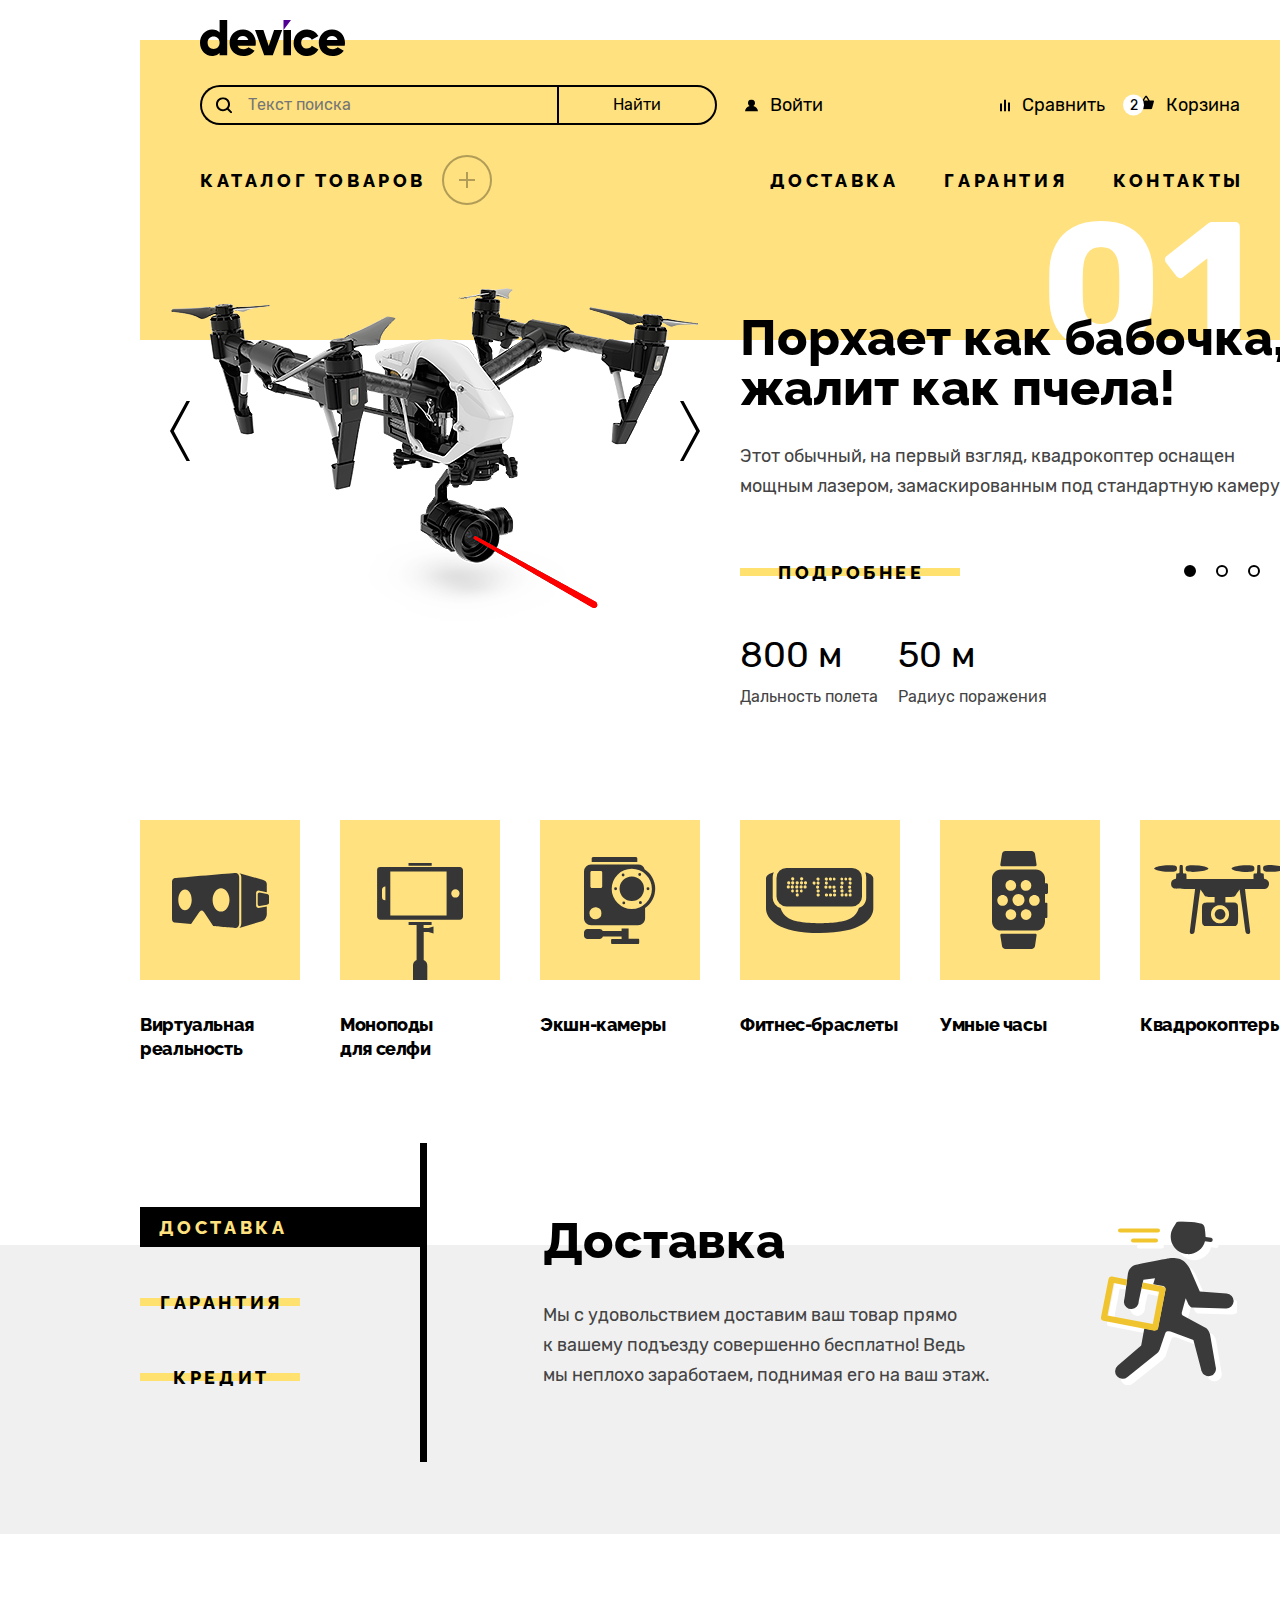
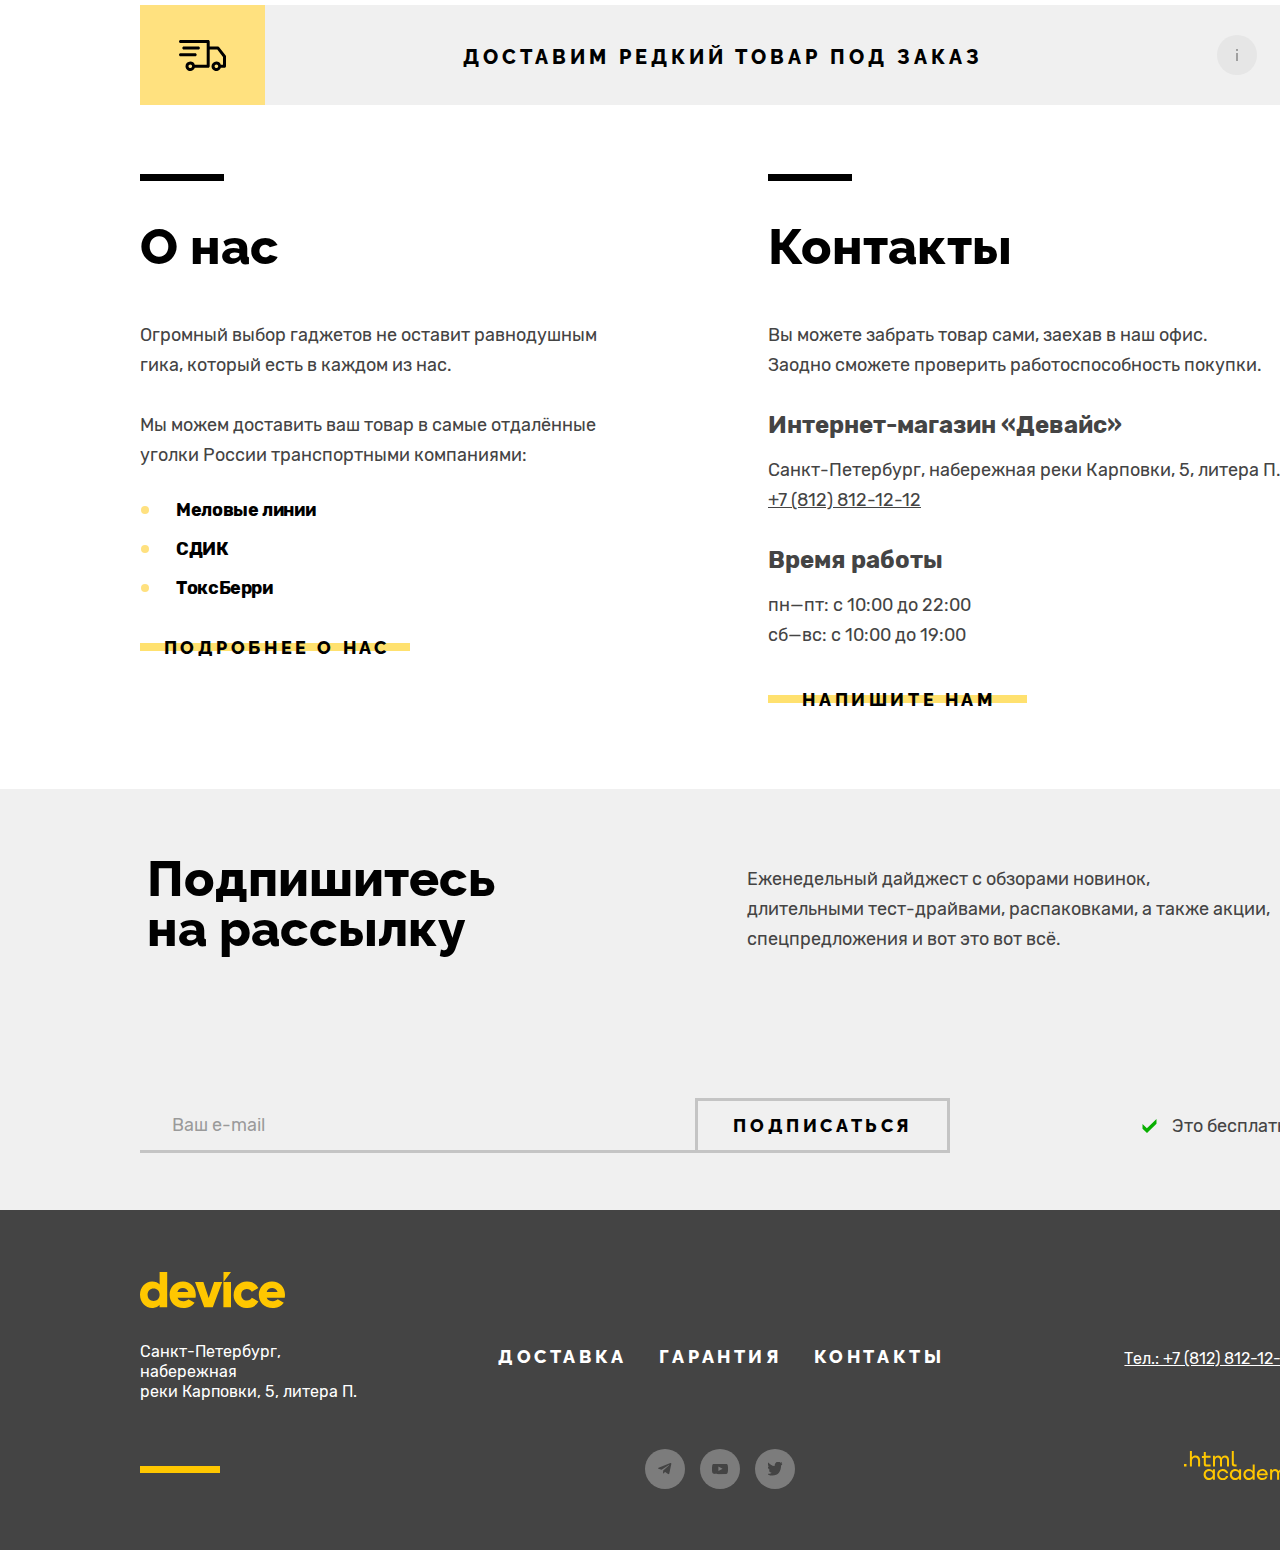
<file: index.html>
<!DOCTYPE html>
<html lang="ru">

<head>
  <meta charset="utf-8">
  <title>HTML Academy: Девайс</title>
  <link rel="stylesheet" href="styles/styles.css">
  <link rel="icon" type="image/x-icon" href="favicon.ico">
  <link rel="icon" type="image/png" href="image/favicon.png">
</head>

<body>
  <!-- Шапка -->
  <div class="page_wrapper">
    <div class="container">
      <header class="page_header">
        <a class="page_logo" href="index.html">
          <img alt="Логотип Девайс." src="image/logo_device.svg" width="145" height="36">
        </a>
        <div class="header_user_bar">
          <form class="search_form" action="https://echo.htmlacademy.ru/" method="post">
            <label class="visually_hidden" for="text_search">
              Поиск по сайту.
            </label>
            <div class="header_search_wrapper">
              <input class="text_search" type="text" name="text_search" id="text_search" placeholder="Текст поиска">
            </div>
            <button class="button_search" type="submit">
              Найти
            </button>
          </form>

          <div class="user_bar_wrapper">
            <div class="link_wrapper">
              <a class="header_link login_link" href="#">
                Войти
              </a>
            </div>
            <a class="header_link compare_link" href="#">
              Сравнить
            </a>

            <div class="basket_container">
              <button class="header_link basket_link" type="button">
                Корзина
              </button>
              <div class="basket_tooltip">
                <h2 class="visually_hidden">
                  Корзина.
                </h2>
                <ul class="basket_list">
                  <li class="basket_item">
                    <a class="basket_item_link" href="#">
                      <img class="basket_img" src="image/product_1.jpg" alt="Селфи-палка для любителей." width="39"
                        height="43">
                      <h3 class="basket_title">
                        Любительская
                        <br>
                        селфи-палка
                      </h3>
                    </a>
                    <button class="basket_button_delete" type="button">
                      <span class="visually_hidden">
                        Удалить товар из корзины.
                      </span>
                    </button>
                  </li>
                  <li class="basket_item">
                    <a class="basket_item_link" href="#">
                      <img class="basket_img" src="image/product_2.jpg" alt="Селфи-палка для любителей." width="39"
                        height="43">
                      <h3 class="basket_title">
                        Профессиональная
                        <br>
                        селфи-палка
                      </h3>
                    </a>
                    <button class="basket_button_delete" type="button">
                      <span class="visually_hidden">
                        Удалить товар из корзины.
                      </span>
                    </button>
                  </li>
                </ul>
                <div class="basket_summary">
                  <p class="basket_summary_text count">
                    Товаров: 2
                  </p>
                  <p class="basket_summary_text total">
                    Сумма: 2000 ₽
                  </p>
                </div>
                <a class="basket_tooltip_link" href="#">
                  Открыть корзину
                </a>
              </div>
            </div>
          </div>
        </div>

        <!-- Навигация -->
        <nav class="navigation">
          <div class="catalog_sublist_container">
            <button class="catalog_button" type="button">
              Каталог товаров
              <span class="catalog_dropdown">
              </span>
            </button>
            <div class="submenu">
              <ul class="submenu_list">
                <li class="submenu_item">
                  <a class="submenu_item_link" href="#">
                    Виртуальная реальность
                  </a>
                </li>
                <li class="submenu_item">
                  <a class="submenu_item_link" href="catalog.html">
                    Моноподы для cелфи
                  </a>
                </li>
                <li class="submenu_item">
                  <a class="submenu_item_link" href="#">
                    Экшн-камеры
                  </a>
                </li>
              </ul>

              <ul class="submenu_list">
                <li class="submenu_item">
                  <a class="submenu_item_link" href="#">
                    Фитнес-браслеты
                  </a>
                </li>
                <li class="submenu_item">
                  <a class="submenu_item_link" href="#">
                    Умные часы
                  </a>
                </li>
              </ul>

              <ul class="submenu_list">
                <li class="submenu_item">
                  <a class="submenu_item_link" href="#">
                    Квадрокоптеры
                  </a>
                </li>
              </ul>
            </div>
          </div>

          <div class="navigation_list_container">
            <ul class="navigation_list">
              <!--Для активного пункта добавить в тег <a> класс is_active-->
              <li class="navigation_item">
                <a class="navigation_link" href="#">
                  Доставка
                </a>
              </li>

              <li class="navigation_item">
                <a class="navigation_link" href="#">
                  Гарантия
                </a>
              </li>

              <li class="navigation_item">
                <a class="navigation_link" href="#">
                  Контакты
                </a>
              </li>
            </ul>
          </div>
        </nav>
      </header>
    </div>

    <main>
      <h1 class="visually_hidden">
        Девайс
      </h1>
      <section class="slider container">
        <h2 class="visually_hidden">Слайдер с товарами</h2>
        <div class="slider_controls">
          <button class="slider_button button_previous" type="button">
            <span class="visually_hidden">Предыдущее фото</span>
          </button>
          <button class="slider_button button_next" type="button">
            <span class="visually_hidden">Следующее фото</span>
          </button>
        </div>

        <div class="slider_pagination">
          <button class="slides_radio is_active " type="button">
            <span class="visually_hidden">1.</span>
          </button>
          <button class="slides_radio" type="button">
            <span class="visually_hidden">2.</span>
          </button>
          <button class="slides_radio" type="button">
            <span class="visually_hidden">3.</span>
          </button>
        </div>

        <div class="slider_item is_active">
          <img class="slider_image" src="image/slider_1.png" alt="Фото квадрокоптера." width="560" height="560">
          <div class="slider_desc_wrapper">
            <span class="number_slide">
              01
            </span>
            <h3 class="title slogan_slider">
              Порхает как бабочка,<br> жалит как пчела!
            </h3>
            <p class="description_slide">
              Этот обычный, на первый взгляд, квадрокоптер оснащен мощным лазером, замаскированным
              под стандартную
              камеру.
            </p>
            <a class="button button_about" href="#">
              Подробнее
            </a>

            <dl class="advantages_list">
              <div class="slider_advantages_item">
                <dt class="slider_advantages_name">
                  Дальность полета
                </dt>
                <dd class="slider_advantages_value">
                  800 м
                </dd>
              </div>
              <div class="slider_advantages_item">
                <dt class="slider_advantages_name">
                  Радиус поражения
                </dt>
                <dd class="slider_advantages_value">
                  50 м
                </dd>
              </div>
            </dl>
          </div>
        </div>

        <div class="slider_item">
          <img class="slider_image" src="image/slider_2.png" alt="Фото квадрокоптера." width="560" height="560">
          <div class="slider_desc_wrapper">
            <span class="number_slide">
              02
            </span>
            <h3 class="title slogan_slider">
              Худеем правильно!
            </h3>
            <p class="description_slide">
              Мотивирующие фитнес-браслеты помогут найти в себе силы не пропускать занятия и соблюдать
              диету.
            </p>
            <a class="button button_about " href="#">
              Подробнее
            </a>

            <dl class="advantages_list">
              <div class="slider_advantages_item ">
                <dt class="slider_advantages_name">
                  Без подзарядки
                </dt>
                <dd class="slider_advantages_value">
                  48 часов
                </dd>
              </div>
            </dl>
          </div>
        </div>

        <div class="slider_item">
          <img class="slider_image" src="image/slider_3.png" alt="Фото квадрокоптера." width="560" height="560">
          <div class="slider_desc_wrapper">
            <span class="number_slide">
              03
            </span>
            <h3 class="title slogan_slider">
              Делай селфи,
              <br>
              как Бен Стиллер!
            </h3>
            <p class="description_slide">Самая длинная палка для селфи доступна в нашем магазине. Восемь
              (Восемь, Карл!) метров
              длиной и весом всего 5 кг.
            </p>
            <a class="button button_about " href="#">
              Подробнее
            </a>

            <dl class="advantages_list">
              <div class="slider_advantages_item">
                <dt class="slider_advantages_name">
                  Длина палки
                </dt>
                <dd class="slider_advantages_value">
                  8,5 м
                </dd>
              </div>
              <div class="slider_advantages_item">
                <dt class="slider_advantages_name">
                  Вес палки
                </dt>
                <dd class="slider_advantages_value">
                  5 кг
                </dd>
              </div>
              <div class="slider_advantages_item">
                <dt class="slider_advantages_name">
                  Материал
                </dt>
                <dd class="slider_advantages_value">
                  Карбон
                </dd>
              </div>
            </dl>
          </div>
        </div>
      </section>

      <section class="section_submenu_products container">
        <h2 class="visually_hidden">
          Категории товаров
        </h2>
        <ul class="submenu_products">
          <li class="submenu_products_item">
            <a class="submenu_products_link virtual_reality" href="#">
              <h3 class="submenu_products_text">
                Виртуальная
                <br>
                реальность
              </h3>
            </a>
          </li>

          <li class="submenu_products_item">
            <a class="submenu_products_link monopods" href="catalog.html">
              <h3 class="submenu_products_text">
                Моноподы
                <br>
                для селфи
              </h3>
            </a>
          </li>

          <li class="submenu_products_item">
            <a class="submenu_products_link action_camera" href="#">
              <h3 class="submenu_products_text">
                Экшн-камеры
              </h3>
            </a>
          </li>

          <li class="submenu_products_item">
            <a class="submenu_products_link fitness_bracelet" href="#">
              <h3 class="submenu_products_text">
                Фитнес-браслеты
              </h3>
            </a>
          </li>

          <li class="submenu_products_item">
            <a class="submenu_products_link smart_watch" href="#">
              <h3 class="submenu_products_text">
                Умные часы
              </h3>
            </a>
          </li>

          <li class="submenu_products_item">
            <a class="submenu_products_link drones" href="#">
              <h3 class="submenu_products_text">
                Квадрокоптеры
              </h3>
            </a>
          </li>
        </ul>
      </section>


      <!-- Tab-->
      <section class="advantages_tabs">
        <h2 class="visually_hidden">
          Преимущества интернет-магазина Device.
        </h2>
        <div class="container tabs_wrapper">
          <div class="tabs_button">
            <button class="button tabs_caption is_active" type="button">
              Доставка
            </button>
            <button class="button tabs_caption" type="button">
              Гарантия
            </button>
            <button class="button tabs_caption" type="button">
              Кредит
            </button>
          </div>
          <div class="container_tabs">
            <div class="content_tabs delivery_tabs is_active">
              <h3 class="title title_tabs">
                Доставка
              </h3>
              <p class="tabs_text">
                Мы с удовольствием доставим ваш товар прямо
                <br>
                к вашему подъезду совершенно бесплатно! Ведь
                <br>
                мы неплохо заработаем, поднимая его на ваш этаж.
              </p>
            </div>
            <div class="content_tabs guarantee_tabs">
              <h3 class="title title_tabs">
                Гарантия
              </h3>
              <p class="tabs_text">
                Если из-за возгорания купленного у нас товара у вас
                <br>
                сгорит дом — не переживайте, мы выдадим вам новый.
                <br>
                Товар, не дом, конечно же.
              </p>
            </div>
            <div class="content_tabs credit_tabs">
              <h3 class="title title_tabs">
                Кредит
              </h3>
              <p class="tabs_text">
                Залезть в долговую яму стало проще! Кредитные
                <br>
                консультанты подберут для вас наиболее выгодные
                <br>
                условия кредита. Выгодные для банка, разумеется.
              </p>
            </div>
          </div>
        </div>
      </section>

      <section class="container delivery">
        <h2 class="visually_hidden">
          Доставка под заказ
        </h2>
        <button class="button_delivery" type="button">
          Доставим редкий товар под заказ
        </button>
      </section>


      <!-- о нас -->
      <div class="container contacts_wrapper">
        <section class="section_about_us">
          <h2 class="visually_hidden">
            Информация о компании
          </h2>
          <h3 class="title title_about_us">
            О нас
          </h3>
          <p class="description_about_us">Огромный выбор гаджетов не оставит равнодушным
            <br> гика, который есть в каждом из нас.
          </p>
          <p class="description_about_us">Мы можем доставить ваш товар в самые отдалённые
            <br> уголки России транспортными компаниями:
          </p>
          <ul class="about_us_list">
            <li class="transport_item">
              Меловые линии
            </li>
            <li class="transport_item">
              СДИК
            </li>
            <li class="transport_item">
              ТоксБерри
            </li>
          </ul>
          <a class="button button_about_us" href="#">
            Подробнее о нас
          </a>
        </section>

        <section class="section_contacts">
          <h2 class="visually_hidden">
            Контакты компании
          </h2>
          <h3 class="title title_about_us">
            Контакты
          </h3>
          <p class="description_about_us">
            Вы можете забрать товар сами, заехав в наш офис.
            <br>
            Заодно сможете проверить работоспособность покупки.
          </p>
          <h4 class="subtitle_about_us">
            Интернет-магазин «Девайс»
          </h4>
          <address class="description_about_us">
            <p class="adress_about_us">
              Санкт-Петербург, набережная реки Карповки, 5, литера П.
            </p>
            <a class="contacts_phone" href="tel:+78128121212">
              +7 (812) 812-12-12
            </a>
          </address>
          <h4 class="subtitle_about_us">
            Время работы
          </h4>
          <div class="time_list">
            <p class="time_item">пн—пт: с 10:00 до 22:00</p>
            <p class="time_item">сб—вс: с 10:00 до 19:00</p>
          </div>
          <a class="button button_contact" href="#">
            Напишите нам
          </a>
        </section>
      </div>

      <section class="subscribe">
        <div class="container ">
          <h2 class="visually_hidden">
            Подписка на рассылку
          </h2>
          <div class="subscribe_inner">
            <h3 class="title title_subscribe">
              Подпишитесь
              <br>на рассылку
            </h3>
            <p class="description_subscribe">
              Еженедельный дайджест с обзорами новинок,
              <br>
              длительными тест-драйвами, распаковками, а также акции,
              <br> спецпредложения и вот это вот всё.
            </p>
          </div>

          <div class="subscribe_form">
            <form class="form_email" action="https://echo.htmlacademy.ru/" method="post">
              <label class="visually_hidden" for="email">
                E-mail
              </label>
              <input class="input_email" type="email" name="email" id="email" placeholder="Ваш e-mail" aria-label="Ваш e-mail"  required>
              <button class="button_subscribe" type="submit">
                Подписаться
              </button>
            </form>
            <span class="check_mark">
              Это бесплатно
            </span>
          </div>
        </div>
      </section>
    </main>

    <footer class="footer">
      <div class="container">
        <a class="footer_page_logo" href="#">
          <img alt="Логотип Девайс." src="image/logo_device_footer.svg" width="145" height="36">
        </a>

        <section class="section_footer">
          <h2 class="visually_hidden">
            Контактная информация
          </h2>
          <address>
            <p class="contacts_address">
              Санкт-Петербург, набережная
              <br>
              реки Карповки, 5, литера П.
            </p>
          </address>

          <ul class="footer_list">
            <li class="footer_item">
              <a class="footer_navigation_link" href="#">
                Доставка
              </a>
            </li>
            <li class="footer_item">
              <a class="footer_navigation_link" href="#">
                Гарантия
              </a>
            </li>
            <li class="footer_item">
              <a class="footer_navigation_link" href="#">
                Контакты
              </a>
            </li>
          </ul>

          <a class="contacts_phone_footer" href="tel:+78128121212">
            Тел.: +7 (812) 812-12-12
          </a>

          <ul class="footer_social_list">
            <li class="footer_social_item">
              <a class="footer_social_link social_link_tg" href="https://t.me/htmlacademy">
                <span class="visually_hidden">
                  Телеграм.
                </span>
              </a>
            </li>

            <li class="footer_social_item">
              <a class="footer_social_link social_link_yout" href="https://www.youtube.com/user/htmlacademyru">
                <span class="visually_hidden">
                  YouTube.
                </span>
              </a>
            </li>

            <li class="footer_social_item">
              <a class="footer_social_link social_link_tw" href="https://twitter.com/htmlacademy_ru">
                <span class="visually_hidden">
                  Twitter.
                </span>
              </a>
            </li>
          </ul>

          <a class="footer_logo_link" href="https://htmlacademy.ru/">
            <svg width="115" height="33" viewBox="0 0 115 33" xmlns="http://www.w3.org/2000/svg">
              <path
                d="M0 12.9v2.6h2.5v-2.6H0ZM11.6 4.5c-1.6 0-2.8.7-3.6 1.7h-.1V0h-2v15.5h2v-5.3c0-2.1 1.3-3.6 3.3-3.6 1.8 0 2.9 1.4 2.9 3.2v5.7h2V9.4c.1-3-1.8-4.9-4.5-4.9ZM26.6 4.8h-4.8V1.1h-2v3.8h-1.9v2h1.9v6c0 1.7 1 2.7 2.7 2.7h4.1v-2h-3.7c-.7 0-1.1-.4-1.1-1.1V6.8h4.8v-2ZM41.1 4.6c-1.6 0-2.9.8-3.5 2.1h-.1a3.7 3.7 0 0 0-3.4-2.1c-1.4 0-2.5.8-3.1 1.8h-.1V4.8H29v10.6h2V10c0-2 1-3.5 2.6-3.5 1.5 0 2.4 1 2.4 2.6v6.3h2V9.8c0-2.4 1.4-3.3 2.6-3.3 1.5 0 2.4 1 2.4 2.6v6.3h2V8.9c.1-2.5-1.4-4.3-3.9-4.3ZM47.8 12.7c0 1.7 1 2.7 2.8 2.7h2v-2h-1.7c-.7 0-1.1-.4-1.1-1.1V0h-2v12.7ZM28.9 19.7a4.9 4.9 0 0 0-3.9-1.8c-3.1 0-5.4 2.3-5.4 5.6s2.3 5.6 5.4 5.6c1.8 0 3-.8 3.8-1.9h.1v1.6h2V18.2h-2v1.5Zm-3.6 7.4a3.5 3.5 0 0 1-3.6-3.6c0-2 1.4-3.6 3.6-3.6s3.6 1.6 3.6 3.6c0 1.9-1.4 3.6-3.6 3.6ZM44.2 22c-.5-2.4-2.6-4.1-5.4-4.1a5.4 5.4 0 0 0-5.6 5.6c0 3.1 2.2 5.6 5.6 5.6 2.8 0 4.9-1.8 5.4-4.2h-2.1a3.4 3.4 0 0 1-3.3 2.3 3.5 3.5 0 0 1-3.6-3.6c0-2 1.4-3.6 3.6-3.6 1.6 0 2.8 1 3.3 2.2h2.1V22ZM55.1 19.7a4.9 4.9 0 0 0-3.9-1.8c-3.1 0-5.4 2.3-5.4 5.6s2.3 5.6 5.4 5.6c1.8 0 3-.8 3.8-1.9h.1v1.6h2V18.2h-2v1.5Zm-3.6 7.4a3.5 3.5 0 0 1-3.6-3.6c0-2 1.4-3.6 3.6-3.6s3.6 1.6 3.6 3.6c0 1.9-1.5 3.6-3.6 3.6ZM68.7 19.8a5 5 0 0 0-3.9-1.9c-3.1 0-5.4 2.3-5.4 5.6s2.2 5.6 5.4 5.6c1.7 0 3-.8 3.8-1.8h.1v1.5h2V13.4h-2v6.4Zm-3.6 7.3a3.5 3.5 0 0 1-3.6-3.6c0-2 1.4-3.6 3.6-3.6s3.6 1.6 3.6 3.6c-.1 2-1.5 3.6-3.6 3.6ZM78.3 17.9a5.4 5.4 0 0 0-5.5 5.6c0 3 2.1 5.6 5.5 5.6 2.5 0 4.5-1.3 5.2-3.6h-2.1c-.5 1-1.6 1.6-3 1.6-1.9 0-3.3-1.3-3.4-2.9h8.8c.2-3.6-2-6.3-5.5-6.3Zm0 1.9c1.7 0 3 1 3.3 2.6h-6.5a3.2 3.2 0 0 1 3.2-2.6ZM98.2 17.9a4 4 0 0 0-3.6 2h-.1c-.6-1.2-1.8-2-3.4-2-1.4 0-2.5.7-3.1 1.8v-1.5h-1.9v10.6h2v-5.4c0-2 1-3.4 2.6-3.5 1.5 0 2.4 1 2.4 2.6v6.3h2v-5.6c0-2.4 1.4-3.3 2.6-3.3 1.5 0 2.4 1 2.4 2.6v6.3h2v-6.5c.1-2.6-1.4-4.4-3.9-4.4ZM109.4 27l-3.6-8.9h-2.2l4.8 11.6c-.3.9-.7 1.2-1.7 1.2h-2.5v2h2.5c1.8 0 2.8-.8 3.5-2.6l4.7-12.2h-2.1l-3.4 8.9Z" />
            </svg>
          </a>
        </section>
      </div>
    </footer>
  </div>

  <!-- Модальное окно -->
  <div class="modal_container">
    <div class="modal_delivery_wrapper">
      <button class="modal_close_button focus_element" type="button">
        <span class="visually_hidden">
          Закрыть.
        </span>
      </button>
      <h2 class="modal_title">
        Доставка под заказ
      </h2>

      <form class="modal_form" action="https://echo.htmlacademy.ru/" method="post">
        <div class="inputs_wrapper">
          <div class="input_wrapper">
            <label class="modal_form_label" for="user_name">
              Ваше имя:
            </label>
            <input class="modal_form_input user_name_input focus_element" type="text" name="user-name" id="user_name"
              placeholder="Введите имя" required>
            <span class="info_text">
              Добавьте имя
            </span>
          </div>

          <div class="input_wrapper input_wrapper_email">
            <label class="modal_form_label" for="user_email">
              Ваш e-mail:
            </label>
            <!-- Если поле ввода e-mail заполнено неверно к <input> c классом email_input добавить класс is_invalid для показа сообщения -->
            <input class="modal_form_input email_input focus_element is_invalid" type="email" name="user-email"
              id="user_email" placeholder="почта" required>
            <span class="error_text">
              Забавный у вас адрес
            </span>
          </div>
        </div>

        <div class="inputs_wrapper product_wrapper">
          <div class="input_wrapper">
            <label class="modal_form_label" for="product">
              Что нужно привезти:
            </label>
            <input class="modal_form_input product_input focus_element" type="text" name="product" id="product"
              placeholder="В свободной форме" required>
          </div>

          <div class="input_wrapper input_wrapper_amount">
            <div class="amount_label">
              <label class="modal_form_label" for="product_amount">
                Количество:
              </label>
              <span class="tooltip">
                <button class="tooltip_button" type="button" aria-labelledby="tooltip_label">
                </button>
                <span class="tooltip_text" role="tooltip" id="tooltip_label">
                  Постараемся найти, сколько нужно.
                  Привезём
                  сколько получится по требованиям
                  к провозу багажа.
                </span>
              </span>
            </div>

            <div class="input_buttons_wrapper">
              <button class="less_more_button number_down_button focus_element" type="button">
                <span class="visually_hidden">
                  Уменьшить количество товара.
                </span>
              </button>
              <input class="modal_form_input product_amount_input" type="text" name="product_amount" id="product_amount"
                value="1">
              <button class="less_more_button number_up_button focus_element" type="button">
                <span class="visually_hidden">
                  Увеличить количество товара.
                </span>
              </button>
            </div>
          </div>
        </div>
        <button class="order_form_submit button" type="submit">
          Отправить
        </button>
      </form>
    </div>
  </div>

  <script src="js/index.js"></script>
</body>

</html>
</file>
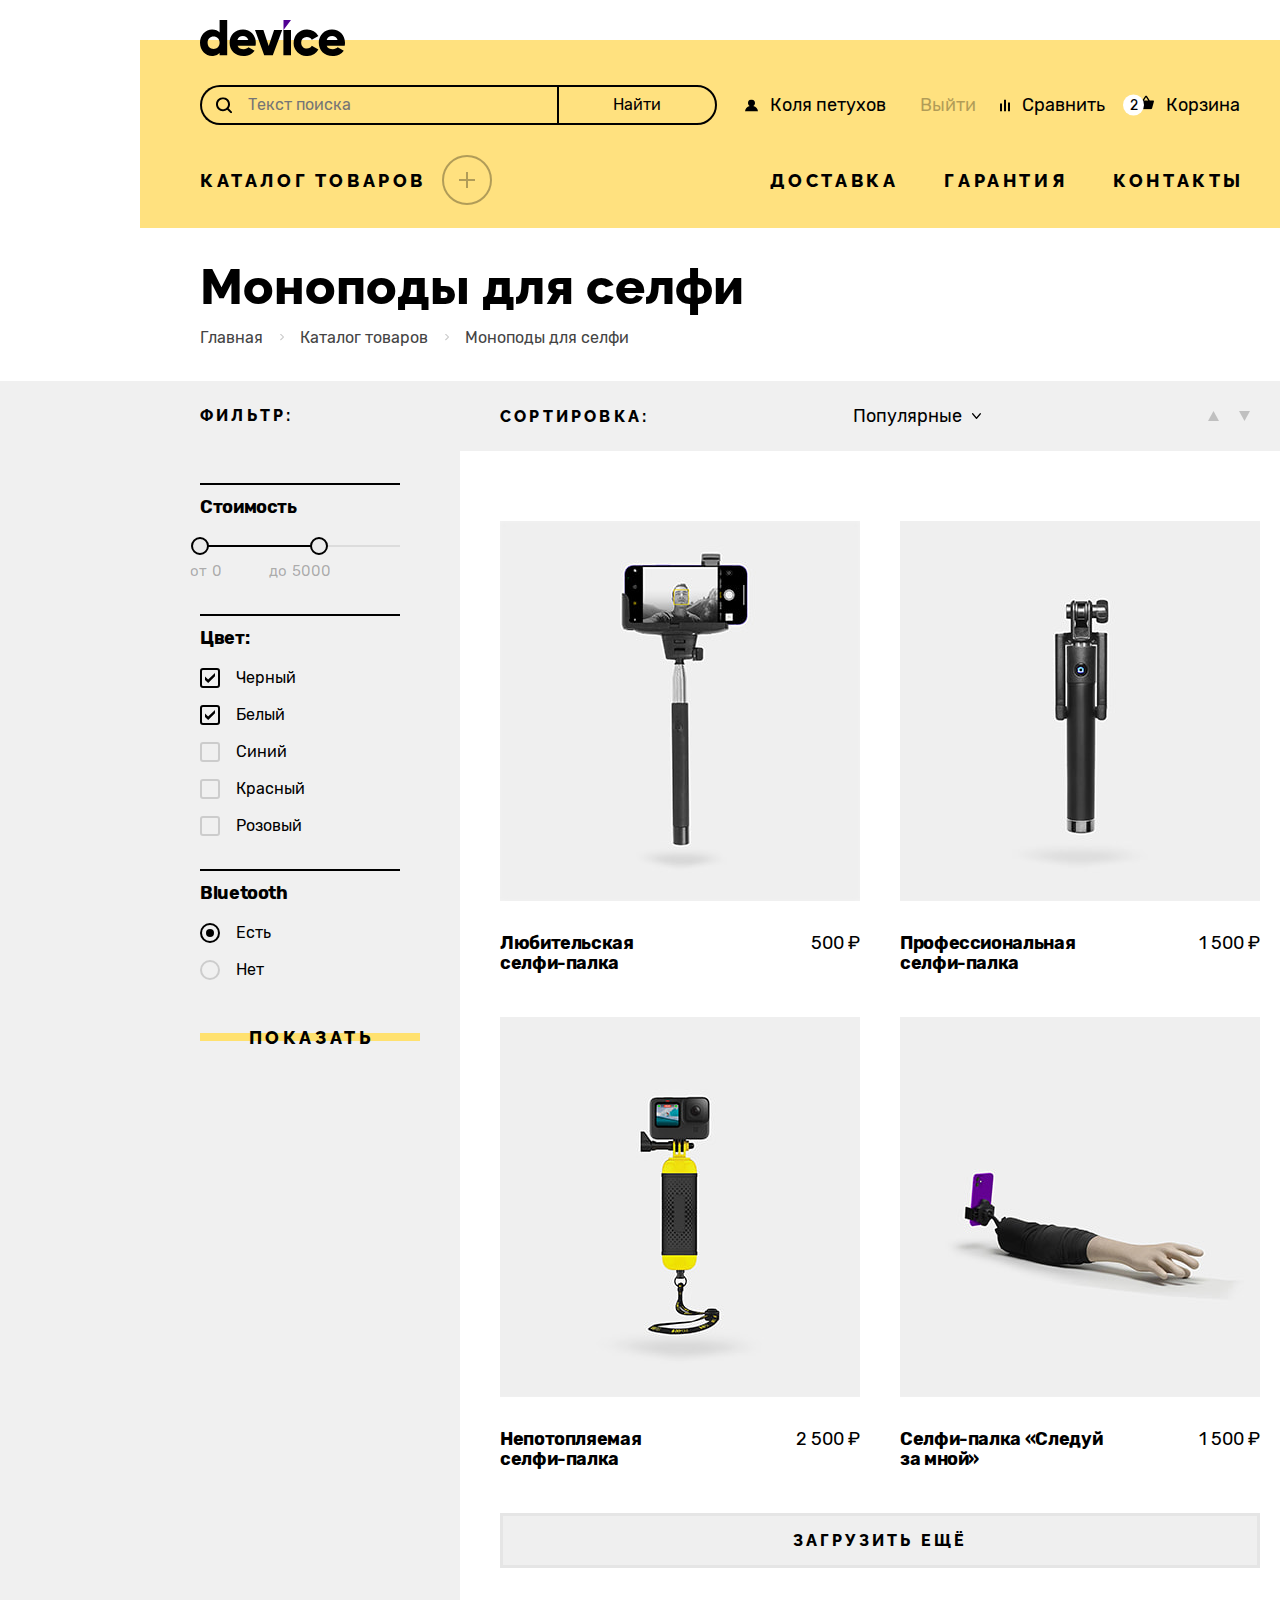
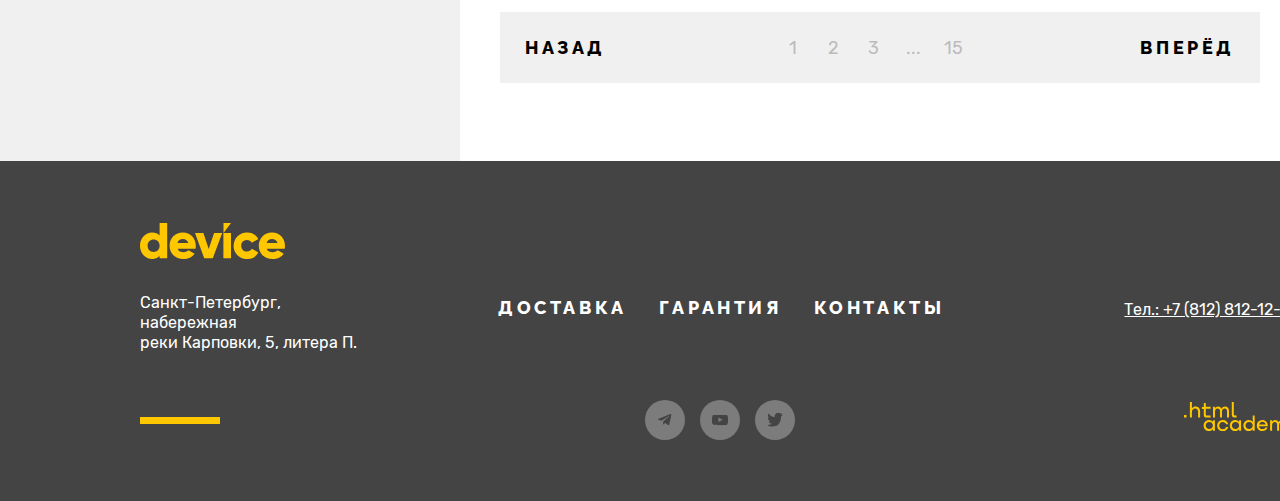
<file: catalog.html>
<!DOCTYPE html>
<html lang="ru">

<head>
  <meta charset="utf-8">
  <title>HTML Academy: Девайс</title>
  <link rel="stylesheet" href="styles/styles.css">
  <link rel="icon" type="image/x-icon" href="favicon.ico">
  <link rel="icon" type="image/png" href="image/favicon.png">
</head>

<body>

  <!-- Шапка -->
  <div class="page_wrapper">
    <div class="container">
      <header class="page_header">
        <a class="page_logo" href="index.html">
          <img alt="Логотип Девайс." src="image/logo_device.svg" width="145" height="36">
        </a>

        <div class="header_user_bar">
          <form class="search_form" action="https://echo.htmlacademy.ru/" method="post">
            <label class="visually_hidden" for="text_search">
              Поиск по сайту.
            </label>
            <div class="header_search_wrapper">
              <input class="text_search" type="text" name="text_search" id="text_search" placeholder="Текст поиска">
            </div>
            <button class="button_search" type="submit">
              Найти
            </button>
          </form>

          <div class="user_bar_wrapper">
            <div class="link_wrapper">
              <a class="header_link login_link" href="#">
                Коля петухов
              </a>
            </div>

            <button class="header_link exit_link" type="button">
              Выйти
            </button>
            <a class="header_link compare_link" href="#">
              Сравнить
            </a>
            <div class="basket_container">
              <button class="header_link basket_link" type="button">
                Корзина
              </button>
              <div class="basket_tooltip">
                <h2 class="visually_hidden">
                  Корзина.
                </h2>
                <ul class="basket_list">
                  <li class="basket_item">
                    <a class="basket_item_link" href="#">
                      <img class="basket_img" src="image/product_1.jpg" alt="Селфи-палка для любителей." width="39"
                        height="43">
                      <h3 class="basket_title">
                        Любительская
                        <br>
                        селфи-палка
                      </h3>
                    </a>
                    <button class="basket_button_delete" type="button">
                      <span class="visually_hidden">
                        Удалить товар из корзины.
                      </span>
                    </button>
                  </li>
                  <li class="basket_item">
                    <a class="basket_item_link" href="#">
                      <img class="basket_img" src="image/product_2.jpg" alt="Селфи-палка для любителей." width="39"
                        height="43">
                      <h3 class="basket_title">
                        Профессиональная
                        <br>
                        селфи-палка
                      </h3>
                    </a>
                    <button class="basket_button_delete" type="button">
                      <span class="visually_hidden">
                        Удалить товар из корзины.
                      </span>
                    </button>
                  </li>
                </ul>
                <div class="basket_summary">
                  <p class="basket_summary_text count">
                    Товаров: 2
                  </p>
                  <p class="basket_summary_text total">
                    Сумма: 2000 ₽
                  </p>
                </div>
                <a class="basket_tooltip_link" href="#">
                  Открыть корзину
                </a>
              </div>
            </div>
          </div>
        </div>

        <!-- Навигация -->
        <nav class="navigation">
          <div class="catalog_sublist_container">
            <button class="catalog_button" type="button">
              <span class="catalog_dropdown">
              </span>
              Каталог товаров
            </button>

            <div class="submenu">
              <ul class="submenu_list">
                <li class="submenu_item">
                  <a class="submenu_item_link" href="#">
                    Виртуальная реальность
                  </a>
                </li>
                <li class="submenu_item">
                  <a class="submenu_item_link" href="#">
                    Моноподы для cелфи
                  </a>
                </li>
                <li class="submenu_item">
                  <a class="submenu_item_link" href="#">
                    Экшн-камеры
                  </a>
                </li>
              </ul>

              <ul class="submenu_list">
                <li class="submenu_item">
                  <a class="submenu_item_link" href="#">
                    Фитнес-браслеты
                  </a>
                </li>
                <li class="submenu_item">
                  <a class="submenu_item_link" href="#">
                    Умные часы
                  </a>
                </li>
              </ul>

              <ul class="submenu_list">
                <li class="submenu_item">
                  <a class="submenu_item_link" href="#">
                    Квадрокоптеры
                  </a>
                </li>
              </ul>
            </div>
          </div>

          <div class="navigation_list_container">
            <ul class="navigation_list">
              <!--Для активного пункта добавить в тег <a> класс is_active-->
              <li class="navigation_item">
                <a class="navigation_link" href="#">
                  Доставка
                </a>
              </li>

              <li class="navigation_item">
                <a class="navigation_link" href="#">
                  Гарантия
                </a>
              </li>

              <li class="navigation_item">
                <a class="navigation_link" href="#">
                  Контакты
                </a>
              </li>
            </ul>
          </div>
        </nav>
      </header>
    </div>

    <main>
      <!-- Хлебные крошки-->
      <section class="container breadcrumbs">
        <h1 class="title breadcrumbs_title">
          Моноподы для селфи
        </h1>

        <ul class="breadcrumbs_list">
          <li class="breadcrumbs_item">
            <a class="breadcrumbs_item_link" href="index.html">
              Главная
            </a>
          </li>

          <li class="breadcrumbs_item">
            <a class="breadcrumbs_item_link" href="#">
              Каталог товаров
            </a>
          </li>

          <li class="breadcrumbs_item">
            <a class="breadcrumbs_item_link" href="#">
              Моноподы для селфи
            </a>
          </li>
        </ul>
      </section>

      <div class="main_container">
        <section class="product_catalog container">
          <h2 class="visually_hidden">
            Список товаров с фильтрами
          </h2>
          <form class="catalog_form" action="https://echo.htmlacademy.ru/" method="get">
            <h3 class="catalog_title">
              Фильтр:
            </h3>
            <!-- стоимость -->
            <fieldset class="catalog_filter">
              <legend class="catalog_filter_title">
                Стоимость
              </legend>
              <div class="range">
                <div class="range_scale">
                  <div class="range_bar" style="left: 0; width: 119px">
                    <button class="range_toggle toggle_min" type="button">
                      <span class="visually_hidden">
                        Изменить минимальную цену.
                      </span>
                    </button>
                    <button class="range_toggle toggle_max" type="button">
                      <span class="visually_hidden">
                        Изменить максимальную цену.
                      </span>
                    </button>
                  </div>
                </div>
                <div class="range_wrapper_inputs">
                  <label class="catalog_filter_label range_input_from" style="left: 0">
                    от
                    <input class="range_input" type="number" value="0" name="min_price">
                  </label>
                  <label class="catalog_filter_label range_input_to" style="left: 119px">
                    до
                    <input class="range_input" type="number" value="5000" name="max_price">
                  </label>
                </div>
              </div>

            </fieldset>
            <!-- Цвет -->
            <fieldset class="catalog_filter">
              <legend class="catalog_filter_title">
                Цвет:
              </legend>
              <ul class="catalog_filter_list">
                <li class="catalog_filter_item">
                  <label class="control">
                    <input class=" visually_hidden control_input_checkbox" type="checkbox" value="black" checked>
                    <span class="control_mark">
                    </span>
                    Черный
                  </label>
                </li>

                <li class="catalog_filter_item">
                  <label class="control">
                    <input class="visually_hidden control_input_checkbox" type="checkbox" name="color" value="white"
                      checked>
                    <span class="control_mark">
                    </span>
                    Белый
                  </label>
                </li>

                <li class="catalog_filter_item">
                  <label class="control">
                    <input class="visually_hidden control_input_checkbox" type="checkbox" name="color" value="blue">
                    <span class="control_mark">
                    </span>
                    Синий
                  </label>
                </li>

                <li class="catalog_filter_item">
                  <label class="control">
                    <input class="visually_hidden control_input_checkbox" type="checkbox" name="color" value="red">
                    <span class="control_mark">
                    </span>
                    Красный
                  </label>
                </li>

                <li class="catalog_filter_item">
                  <label class="control">
                    <input class="visually_hidden control_input_checkbox" type="checkbox" name="color" value="pink">
                    <span class="control_mark">
                    </span>
                    Розовый
                  </label>
                </li>
              </ul>
            </fieldset>

            <!-- Bluetooth -->
            <fieldset class="catalog_filter filter_group_down">
              <legend class="catalog_filter_title">
                Bluetooth
              </legend>

              <ul class="catalog_filter_list">
                <li class="catalog_filter_item">
                  <label class="control">
                    <input class="visually_hidden control_input_radio" type="radio" name="bluetooth" value="yes"
                      checked>
                    <span class="control_radio">
                    </span>
                    Есть
                  </label>
                </li>

                <li class="catalog_filter_item">
                  <label class="control">
                    <input class="visually_hidden control_input_radio" type="radio" name="bluetooth" value="no">
                    <span class="control_radio">
                    </span>
                    Нет
                  </label>
                </li>
              </ul>
            </fieldset>

            <!--кнопка-->

            <button class="button catalog_filter_button" type="submit">
              Показать
            </button>
          </form>


          <div class="catalog_right_column">
            <div class="container_sorting">
              <span class="catalog_title sorting_title">
                Сортировка:
              </span>
              <select class="select_sorting" aria-label="Сортировка">
                <option value="popular">
                  Популярные
                </option>
                <option value="cheap">
                  Дешёвые
                </option>
                <option value="expensive">
                  Дорогие
                </option>
              </select>

              <div class="card_toggle">
                <a class="card_toggle_sorting card_toggle_up" href="#">
                  <span class="visually_hidden">
                    Показать от меньшего к большему.
                  </span>
                </a>
                <a class="card_toggle_sorting card_toggle_down" href="#">
                  <span class="visually_hidden">
                    Показать от большего к меньшему.
                  </span>
                </a>
              </div>
            </div>

            <div class="product_container">
              <ul class="product_list">
                <!--Для метки NEW на тег li повесить класс new_product-->
                <li class="product_item">
                  <a class="product_card_link" href="#">
                    <img class="product_img" src="image/product_1.jpg" width="360" height="380"
                      alt="Любительская селфи-палка.">
                    <div class="container_text_product">
                      <h3 class="product_title">
                        Любительская
                        <br>
                        селфи-палка
                      </h3>

                      <span class="description_price">
                        500 ₽
                      </span>
                    </div>
                    <span class="button product_about">
                      Подробнее
                    </span>
                  </a>
                </li>

                <li class="product_item ">
                  <a class="product_card_link" href="#">
                    <img class="product_img" src="image/product_2.jpg" width="360" height="380"
                      alt="Профессиональная селфи-палка.">
                    <div class="container_text_product">
                      <h3 class="product_title">
                        Профессиональная
                        <br>
                        селфи-палка
                      </h3>
                      <span class="description_price">
                        1 500 ₽
                      </span>
                    </div>
                    <span class="button product_about">
                      Подробнее
                    </span>
                  </a>
                </li>

                <li class="product_item ">
                  <a class="product_card_link" href="#">
                    <img class="product_img" src="image/product_3.jpg" width="360" height="380"
                      alt="Непотопляемая селфи-палка.">
                    <div class="container_text_product">
                      <h3 class="product_title">
                        Непотопляемая
                        <br>
                        селфи-палка
                      </h3>
                      <span class="description_price">
                        2 500 ₽
                      </span>
                    </div>
                    <span class="button product_about">
                      Подробнее
                    </span>
                  </a>
                </li>

                <li class="product_item ">
                  <a class="product_card_link" href="#">
                    <img class="product_img" src="image/product_4.jpg" width="360" height="380"
                      alt="Селфи-палка «Следуй за мной».">
                    <div class="container_text_product">
                      <h3 class="product_title">
                        Селфи-палка «Следуй
                        <br>
                        за мной»
                      </h3>
                      <span class="description_price">
                        1 500 ₽
                      </span>
                    </div>
                    <span class="button product_about">
                      Подробнее
                    </span>
                  </a>
                </li>
              </ul>

              <button class="download_button" type="button">
                Загрузить ещё
              </button>

              <div class="pagination_container">
                <a class="pagination_button" href="#">
                  Назад
                </a>
                <ul class="pagination_list">
                  <li class="pagination_item">
                    <a class="pagination_link">
                      1
                    </a>
                  </li>
                  <li class="pagination_item">
                    <a class="pagination_link" href="#">
                      2
                    </a>
                  </li>
                  <li class="pagination_item">
                    <a class="pagination_link" href="#">
                      3
                    </a>
                  </li>
                  <li class="pagination_item">
                    <span class="pagination_link">
                      ...
                    </span>
                  </li>
                  <li class="pagination_item">
                    <a class="pagination_link" href="#">
                      15
                    </a>
                  </li>
                </ul>

                <a class="pagination_button" href="#">
                  Вперёд
                </a>
              </div>
            </div>
          </div>
        </section>
      </div>
    </main>

    <footer class="footer">
      <div class="container">
        <a class="footer_page_logo" href="#">
          <img alt="Логотип Девайс." src="image/logo_device_footer.svg" width="145" height="36">
        </a>

        <section class="section_footer">
          <h2 class="visually_hidden">
            Контактная информация
          </h2>

          <p class="contacts_address">
            Санкт-Петербург, набережная
            <br>
            реки Карповки, 5, литера П.
          </p>

          <ul class="footer_list">
            <li class="footer_item">
              <a class="footer_navigation_link" href="#">
                Доставка
              </a>
            </li>
            <li class="footer_item">
              <a class="footer_navigation_link" href="#">
                Гарантия
              </a>
            </li>
            <li class="footer_item">
              <a class="footer_navigation_link" href="#">
                Контакты
              </a>
            </li>
          </ul>

          <a class="contacts_phone_footer" href="tel:+78128121212">
            Тел.: +7 (812) 812-12-12
          </a>

          <ul class="footer_social_list">
            <li class="footer_social_item">
              <a class="footer_social_link social_link_tg" href="https://t.me/htmlacademy">
                <span class="visually_hidden">
                  Телеграм.
                </span>
              </a>
            </li>

            <li class="footer_social_item">
              <a class="footer_social_link social_link_yout" href="https://www.youtube.com/user/htmlacademyru">
                <span class="visually_hidden">
                  YouTube.
                </span>
              </a>
            </li>

            <li class="footer_social_item">
              <a class="footer_social_link social_link_tw" href="https://twitter.com/htmlacademy_ru">
                <span class="visually_hidden">
                  Twitter.
                </span>
              </a>
            </li>
          </ul>

          <a class="footer_logo_link" href="https://htmlacademy.ru/">
            <svg width="115" height="33" viewBox="0 0 115 33" xmlns="http://www.w3.org/2000/svg">
              <path
                d="M0 12.9v2.6h2.5v-2.6H0ZM11.6 4.5c-1.6 0-2.8.7-3.6 1.7h-.1V0h-2v15.5h2v-5.3c0-2.1 1.3-3.6 3.3-3.6 1.8 0 2.9 1.4 2.9 3.2v5.7h2V9.4c.1-3-1.8-4.9-4.5-4.9ZM26.6 4.8h-4.8V1.1h-2v3.8h-1.9v2h1.9v6c0 1.7 1 2.7 2.7 2.7h4.1v-2h-3.7c-.7 0-1.1-.4-1.1-1.1V6.8h4.8v-2ZM41.1 4.6c-1.6 0-2.9.8-3.5 2.1h-.1a3.7 3.7 0 0 0-3.4-2.1c-1.4 0-2.5.8-3.1 1.8h-.1V4.8H29v10.6h2V10c0-2 1-3.5 2.6-3.5 1.5 0 2.4 1 2.4 2.6v6.3h2V9.8c0-2.4 1.4-3.3 2.6-3.3 1.5 0 2.4 1 2.4 2.6v6.3h2V8.9c.1-2.5-1.4-4.3-3.9-4.3ZM47.8 12.7c0 1.7 1 2.7 2.8 2.7h2v-2h-1.7c-.7 0-1.1-.4-1.1-1.1V0h-2v12.7ZM28.9 19.7a4.9 4.9 0 0 0-3.9-1.8c-3.1 0-5.4 2.3-5.4 5.6s2.3 5.6 5.4 5.6c1.8 0 3-.8 3.8-1.9h.1v1.6h2V18.2h-2v1.5Zm-3.6 7.4a3.5 3.5 0 0 1-3.6-3.6c0-2 1.4-3.6 3.6-3.6s3.6 1.6 3.6 3.6c0 1.9-1.4 3.6-3.6 3.6ZM44.2 22c-.5-2.4-2.6-4.1-5.4-4.1a5.4 5.4 0 0 0-5.6 5.6c0 3.1 2.2 5.6 5.6 5.6 2.8 0 4.9-1.8 5.4-4.2h-2.1a3.4 3.4 0 0 1-3.3 2.3 3.5 3.5 0 0 1-3.6-3.6c0-2 1.4-3.6 3.6-3.6 1.6 0 2.8 1 3.3 2.2h2.1V22ZM55.1 19.7a4.9 4.9 0 0 0-3.9-1.8c-3.1 0-5.4 2.3-5.4 5.6s2.3 5.6 5.4 5.6c1.8 0 3-.8 3.8-1.9h.1v1.6h2V18.2h-2v1.5Zm-3.6 7.4a3.5 3.5 0 0 1-3.6-3.6c0-2 1.4-3.6 3.6-3.6s3.6 1.6 3.6 3.6c0 1.9-1.5 3.6-3.6 3.6ZM68.7 19.8a5 5 0 0 0-3.9-1.9c-3.1 0-5.4 2.3-5.4 5.6s2.2 5.6 5.4 5.6c1.7 0 3-.8 3.8-1.8h.1v1.5h2V13.4h-2v6.4Zm-3.6 7.3a3.5 3.5 0 0 1-3.6-3.6c0-2 1.4-3.6 3.6-3.6s3.6 1.6 3.6 3.6c-.1 2-1.5 3.6-3.6 3.6ZM78.3 17.9a5.4 5.4 0 0 0-5.5 5.6c0 3 2.1 5.6 5.5 5.6 2.5 0 4.5-1.3 5.2-3.6h-2.1c-.5 1-1.6 1.6-3 1.6-1.9 0-3.3-1.3-3.4-2.9h8.8c.2-3.6-2-6.3-5.5-6.3Zm0 1.9c1.7 0 3 1 3.3 2.6h-6.5a3.2 3.2 0 0 1 3.2-2.6ZM98.2 17.9a4 4 0 0 0-3.6 2h-.1c-.6-1.2-1.8-2-3.4-2-1.4 0-2.5.7-3.1 1.8v-1.5h-1.9v10.6h2v-5.4c0-2 1-3.4 2.6-3.5 1.5 0 2.4 1 2.4 2.6v6.3h2v-5.6c0-2.4 1.4-3.3 2.6-3.3 1.5 0 2.4 1 2.4 2.6v6.3h2v-6.5c.1-2.6-1.4-4.4-3.9-4.4ZM109.4 27l-3.6-8.9h-2.2l4.8 11.6c-.3.9-.7 1.2-1.7 1.2h-2.5v2h2.5c1.8 0 2.8-.8 3.5-2.6l4.7-12.2h-2.1l-3.4 8.9Z" />
            </svg>
          </a>
        </section>
      </div>
    </footer>
  </div>
</body>

</html>
</file>
<file: styles/styles.css>
/* Шрифты */

@font-face {
  font-family: "Rubik";
  font-style: normal;
  font-weight: 400;
  src: url("../fonts/rubik/rubik-400.woff2") format("woff2");
  font-display: swap;
}

@font-face {
  font-family: "Rubik";
  font-style: normal;
  font-weight: 700;
  src: url("../fonts/rubik/rubik-700.woff2") format("woff2");
  font-display: swap;
}

@font-face {
  font-family: "Raleway";
  font-style: normal;
  font-weight: 800;
  src: url("../fonts/raleway/raleway-800.woff2") format("woff2");
  font-display: swap;
}

/* Общие стили */

.visually_hidden {
  position: absolute;
  width: 1px;
  height: 1px;
  margin: -1px;
  padding: 0;
  border: 0;
  clip: rect(0 0 0 0);
  overflow: hidden;
}

html {
  height: 100%;
}

body {
  margin: 0;
  display: flex;
  flex-direction: column;
  min-height: 100%;
  min-width: 1440px;
  color: #444444;
  font-family: "Rubik", "Arial", sans-serif;
  font-weight: 400;
  font-size: 18px;
  line-height: 30px;
  background-color: #ffffff;
}

*,
*::before,
*::after {
  box-sizing: border-box;
}

img {
  max-width: 100%;
  object-fit: contain;
}

.container {
  width: 1160px;
  margin: 0 auto;
  padding: 0;
}

.page_wrapper {
  display: flex;
  flex-direction: column;
  width: 100%;
  margin: 0 auto;
  background-color: #ffffff;
}

/* Заголовки */
.title {
  font-family: "Raleway", "Arial", sans-serif;
  font-size: 50px;
  font-weight: 800;
  line-height: 50px;
  color: #000000;
  margin: 0;
}

/* Кнопки */

.button {
  display: inline-block;
  border: none;
  padding: 10px 10px 9px 13px;
  text-decoration: none;
  color: #000000;
  text-align: center;
  font-family: "Raleway", "Arial", sans-serif;
  font-size: 18px;
  font-weight: 800;
  line-height: 21px;
  letter-spacing: 0.2em;
  text-transform: uppercase;
  background-image: linear-gradient(rgba(255, 255, 255, 0) 40%,
      #ffe16f 40%,
      #ffe16f 60%,
      rgba(255, 255, 255, 0) 60%,
      rgba(255, 255, 255, 0) 100%);
  background-position: center;
  background-size: 100% 100%;
  background-color: transparent;
  cursor: pointer;
  transition: background-size 0.2s ease;
}

/* шапка */
.page_header {
  padding: 20px 60px 22px 60px;
  background-image: linear-gradient(transparent 40px, #ffe17f 40px);
  position: relative;
}

.page_logo {
  display: inline-block;
  margin-bottom: 20px;
  transition: opacity 0.3s;
}

.header_user_bar {
  display: flex;
  flex-wrap: wrap;
  margin-bottom: 30px;
  justify-content: space-between;
}

.search_form {
  display: flex;
  align-items: flex-start;
  width: 517px;
}

.header_search_wrapper {
  display: flex;
  max-width: 359px;
  flex-grow: 1;
}

.text_search {
  width: 100%;
  padding: 8px 46px;
  font: inherit;
  font-size: 16px;
  line-height: 20px;
  color: #000000;
  background-color: transparent;
  border: 2px solid #000000;
  border-right: none;
  border-radius: 50px 0 0 50px;
  background-image: url("../image/icons_search.svg");
  background-repeat: no-repeat;
  background-position: 14px;
}

.button_search {
  min-width: 160px;
  max-width: 305px;
  padding: 8px;
  text-align: center;
  font: inherit;
  font-size: 16px;
  line-height: 20px;
  color: #000000;
  background-color: transparent;
  border: 2px solid #000000;
  border-radius: 0 50px 50px 0;
  cursor: pointer;
  outline: none;
  position: relative;
}

.user_bar_wrapper {
  display: flex;
  flex-wrap: wrap;
  min-width: 497px;
  max-width: 503px;
}

.header_link {
  text-decoration: none;
  color: #000000;
  margin: auto 0 auto 18px;
  border: none;
  font: inherit;
  background-color: transparent;
}

.header_link:nth-child(4n + 1) {
  margin-left: 0;
}

.link_wrapper {
  display: flex;
  flex-wrap: wrap;
  flex-grow: 1;
}

.login_link {
  align-self: center;
  padding-left: 27px;
  background-image: url("../image/login.svg");
  background-repeat: no-repeat;
  background-position: 1px;
}

.exit_link {
  opacity: 0.3;
}

.compare_link {
  padding-left: 22px;
  background-image: url("../image/compare.svg");
  background-repeat: no-repeat;
  background-position: 0;
  grid-column-start: 3;
}

.basket_container {
  display: flex;
  margin-left: 18px;
  align-items: center;
  position: relative;
}

.basket_link {
  padding: 0;
  padding-left: 43px;
  background-image: url("../image/basket.svg");
  background-repeat: no-repeat;
  background-position: 15px 36%;
  position: relative;
  cursor: pointer;
}

.basket_link::before {
  content: "2";
  position: absolute;
  width: 21px;
  height: 21px;
  font-size: 14px;
  line-height: 16px;
  border-radius: 50%;
  background-color: #ffffff;
  text-align: center;
  padding: 3px 0 4px 0;
  left: 0;
  top: 50%;
  transform: translateY(-50%);
}

/* Тултип */
.basket_tooltip {
  display: none;
  flex-direction: column;
  flex-wrap: wrap;
  position: absolute;
  width: 320px;
  background-color: #000000;
  color: #ffffff;
  font-size: 16px;
  line-height: 20px;
  z-index: 4;
  top: calc(100% + 5px);
  right: -77px;
}

.basket_container:hover .basket_tooltip,
.basket_container:focus-within .basket_tooltip,
.basket_container:active .basket_tooltip {
  display: flex;
}

.basket_tooltip::before {
  content: "";
  position: absolute;
  top: 0;
  left: 50%;
  width: 14px;
  height: 6px;
  transform: translateX(-50%) translateY(-6px);
  background-color: #000000;
  clip-path: polygon(50% 0%, 0% 100%, 100% 100%);
}

.basket_tooltip::after {
  content: "";
  position: absolute;
  top: -20px;
  left: 0;
  width: 100%;
  height: 20px;
}

.basket_list {
  list-style: none;
  margin: 0;
  padding: 0;
}

.basket_item {
  display: flex;
  padding: 20px;
  width: 100%;
}

.basket_item:not(:last-child) {
  border-bottom: 1px solid rgba(220, 220, 220, 0.1);
}

.basket_item_link {
  display: flex;
  text-decoration: none;
  color: #ffffff;
}

.basket_img {
  margin-right: 23px;
}

.basket_title {
  margin: 0;
  font: inherit;
  display: flex;
}

.basket_item_link:hover {
  opacity: 0.6;
}

.basket_item_link:active {
  opacity: 0.3;
}

.basket_item_link:focus {
  outline: #af4fff 2px solid;
  outline-offset: 2px;
}

.basket_button_delete {
  border: none;
  background-color: transparent;
  cursor: pointer;
  width: 30px;
  height: 30px;
  position: relative;
  transform: translate(30%, -30%);
  margin-left: auto;
}

.basket_button_delete::before,
.basket_button_delete::after {
  content: "";
  width: 2px;
  height: 14px;
  background-color: #ffffff;
  top: 50%;
  left: 50%;
  position: absolute;
}

.basket_button_delete::before {
  transform: translateY(-50%) translateX(-50%) rotate(45deg);
}

.basket_button_delete::after {
  transform: translateY(-50%) translateX(-50%) rotate(-45deg);
}

.basket_button_delete:hover {
  opacity: 0.6;
}

.basket_button_delete:active {
  opacity: 0.3;
}

.basket_button_delete:focus {
  outline: #af4fff 2px solid;
  outline-offset: -8px;
}

.basket_summary {
  padding: 15px 20px;
  display: grid;
  grid-template-columns: 120px 1fr;
  gap: 10px;
  background-color: #444444;
  margin-bottom: 20px;
}

.basket_summary_text {
  margin: 0;
}

.total {
  text-align: end;
}

.basket_tooltip_link {
  width: calc(100% - 40px);
  margin: 0 auto 20px auto;
  background: #ffffff;
  min-height: 50px;
  padding: 14px;
  text-decoration: none;
  font-family: "Raleway", "Arial", sans-serif;
  font-weight: 800;
  font-size: 18px;
  line-height: 21px;
  text-align: center;
  letter-spacing: 0.2em;
  text-transform: uppercase;
  color: #000000;
  align-items: center;
}

.basket_tooltip_link:hover {
  background-color: #ffe17f;
}

.basket_tooltip_link:active {
  background-color: #ffe17f;
  color: rgba(0, 0, 0, 0.3);
}

.basket_tooltip_link:focus {
  outline: #af4fff 2px solid;
  outline-offset: 2px;
}

.basket_tooltip_link:disabled {
  color: rgba(0, 0, 0, 0.3);
  cursor: none;
}

.navigation {
  display: grid;
  padding: 0;
  width: 100%;
  grid-template-columns: 1fr 630px;
  align-items: center;
  gap: 26px;
  justify-content: space-between;
  position: relative;
  z-index: 3;
}

.navigation_link {
  text-decoration: none;
  color: #000000;
  font-family: "Raleway", "Arial", sans-serif;
  font-size: 18px;
  font-weight: 800;
  line-height: 21px;
  letter-spacing: 0.2em;
  text-transform: uppercase;
}

.navigation_link.is_active {
  border-bottom: 2px solid #000000;
  padding-bottom: 2px;
}

.catalog_button {
  padding: 15px 66px 15px 0;
  border: none;
  background-color: transparent;
  cursor: pointer;
  text-align: left;
  position: relative;
  align-self: flex-start;
  z-index: 3;
  text-decoration: none;
  color: #000000;
  font-family: "Raleway", "Arial", sans-serif;
  font-size: 18px;
  font-weight: 800;
  line-height: 21px;
  letter-spacing: 0.2em;
  text-transform: uppercase;
}

.catalog_dropdown {
  position: absolute;
  top: -1px;
  right: 0;
  bottom: 0;
  margin: auto 0;
  width: 50px;
  height: 50px;
  border: 2px solid #000000;
  border-radius: 50%;
  opacity: 0.3;
}

.catalog_dropdown::after,
.catalog_dropdown::before {
  content: "";
  position: absolute;
  top: 0;
  left: 0;
  right: 0;
  bottom: 0;
  margin: auto;
  width: 16px;
  height: 2px;
  background-color: #000000;
}

.catalog_dropdown::after {
  transform: rotate(90deg);
  transition: transform 0.2s ease-in;
}

.navigation_list_container {
  display: flex;
  flex-wrap: wrap;
  margin-left: auto;
  transform: translateX(4px);
}

.navigation_list {
  list-style: none;
  display: grid;
  grid-template-columns: auto auto auto;
  margin: 0;
  padding: 0;
  column-gap: 46px;
  row-gap: 15px;
}

/*Всплывающее меню*/
.submenu {
  display: none;
  position: absolute;
  padding: 14px 60px 27px 60px;
  flex-wrap: wrap;
  width: 1160px;
  top: 100%;
  left: -60px;
  background-color: #ffe17f;
  z-index: 2;
  min-height: 161px;
}

.catalog_button:active ~ .submenu,
.catalog_button:focus ~ .submenu,
.catalog_sublist_container:focus-within > .submenu {
  display: flex;
}

.submenu_list {
  display: flex;
  flex-direction: column;
  flex-wrap: wrap;
  margin: 0 57px 0 0;
  padding: 0;
  list-style-type: none;
}

.submenu_item:not(:last-child) {
  margin-bottom: 6px;
}

.submenu_item_link {
  text-decoration: none;
  color: #000000;
  font-size: 16px;
  line-height: 18px;
}

.submenu_item_link.is_active {
  border-bottom: 1px solid #000000;
  padding-bottom: 2px;
}


/* Слайдер */
.slider {
  display: flex;
  flex-wrap: wrap;
  position: relative;
  z-index: 2;
  padding-bottom: 35px;
}

.slider_controls {
  display: flex;
  width: 530px;
  justify-content: space-between;
  position: absolute;
  top: 173px;
  left: 30px;
  z-index: 3;
}

.slider_button {
  border: none;
  top: 211px;
  background-color: transparent;
  background-repeat: no-repeat;
  background-size: cover;
  width: 20px;
  height: 60px;
  cursor: pointer;
}

.button_previous {
  left: 540px;
  background-image: url("../image/arrow.svg");
}

.button_next {
  left: 30px;
  background-image: url("../image/arrow.svg");
  transform: rotate(180deg);
}

.slider_pagination {
  width: 76px;
  position: absolute;
  right: 40px;
  top: 65%;
  display: grid;
  grid-template-columns: repeat(3, 1fr);
  gap: 20px;
  z-index: 2;
}

.slides_radio {
  padding: 0;
  width: 12px;
  height: 12px;
  background-color: #ffffff;
  cursor: pointer;
  border: 2px solid #000000;
  border-radius: 50%;
  transition: background-color 0.2s;
  display: flex;
  position: relative;
}

.slides_radio.is_active {
  background-color: #000000;
}

.slider_item {
  display: none;
  width: 100%;
  background-image: linear-gradient(#ffe17f 112px, #ffffff 112px);
  justify-content: flex-end;
}

.slider_item.is_active {
  display: flex;
}

.slider_image {
  position: absolute;
  top: 0;
  left: 0;
  width: 560px;
  margin-right: 40px;
  transform: translateY(-38px);
}

.slider_desc_wrapper {
  position: relative;
  width: 560px;
  padding: 45px 0 0 0;
}

.number_slide {
  display: block;
  color: #ffffff;
  font-size: 180px;
  font-weight: 700;
  margin: 0;
  padding: 0 49px 0 0;
  margin-bottom: 10px;
  background-color: #ffe17f;
  text-align: end;
}

.slogan_slider {
  margin-bottom: 28px;
}

.description_slide {
  margin: 0;
  margin-bottom: 51px;
}

.button_about {
  min-width: 220px;
  margin-bottom: 48px;
}

.advantages_list {
  margin: 0;
  padding: 0;
  display: flex;
  flex-wrap: wrap;
}

.slider_advantages_item {
  display: grid;
  grid-template-columns: 1fr;
  gap: 12px;
  margin: 0 20px 0 0;
  max-width: 180px;
  min-width: 100px;
}

.slider_advantages_item:nth-child(3n) {
  margin-right: 0;
}

.slider_advantages_value {
  margin: 0;
  font-size: 36px;
  color: #000000;
}

.slider_advantages_name {
  margin: 0;
  font-size: 16px;
  grid-row-start: 2;
}


/* Подменю */

.section_submenu_products {
  padding-top: 73px;
  padding-bottom: 35px;
}

.submenu_products {
  list-style: none;
  padding: 0;
  margin: 0;
  display: grid;
  grid-template-columns: repeat(6, 160px);
  gap: 40px;
}

.submenu_products_item {
  display: flex;
  flex-direction: column;
  flex-wrap: wrap;
}

.submenu_products_link {
  padding: 160px 0 0 0;
  margin: 0;
  background-color: transparent;
  text-decoration: none;
  color: #000000;
  font-family: "Raleway", "Arial", sans-serif;
  font-weight: 800;
  line-height: 24px;
  letter-spacing: -0.02em;
  position: relative;
  flex-grow: 1;
}

.submenu_products_text {
  display: flex;
  padding: 33px 0 0 0;
  background-color: transparent;
  margin: 0;
  font-size: 18px;
  line-height: 24px;
  font-weight: 800;
}

.submenu_products_link::before {
  content: "";
  position: absolute;
  width: 160px;
  height: 160px;
  background-color: #ffe17f;
  background-repeat: no-repeat;
  background-size: auto;
  left: 0;
  top: 0;
}

.virtual_reality::before {
  background-image: url("../image/virtual_reality.svg");
  background-repeat: no-repeat;
  background-position: center;
}

.monopods::before {
  background-image: url("../image/monopods.svg");
  background-repeat: no-repeat;
  background-position: bottom;
}

.action_camera::before {
  background-image: url("../image/action_camera.svg");
  background-repeat: no-repeat;
  background-position: center;
}

.fitness_bracelet::before {
  background-image: url("../image/fitness_bracelet.svg");
  background-repeat: no-repeat;
  background-position: center;
}

.smart_watch::before {
  background-image: url("../image/smart_watches.svg");
  background-repeat: no-repeat;
  background-position: center;
}

.drones::before {
  background-image: url("../image/quadrocopters.svg");
  background-repeat: no-repeat;
  background-position: center;
}


/*tabs*/
.advantages_tabs {
  background-image: linear-gradient(#ffffff 149px, #f0f0f0 149px);
  width: 100%;
  padding-top: 47px;
  padding-bottom: 72px;
  margin: 0;
}

.tabs_wrapper {
  display: grid;
  grid-template-columns: 287px 1fr;
}

.tabs_button {
  display: flex;
  flex-direction: column;
  flex-wrap: wrap;
  padding: 64px 0 30px 0;
  border-right: #000000 7px solid;
}

.tabs_caption {
  display: flex;
  flex-wrap: wrap;
  position: relative;
  justify-content: center;
  max-width: 160px;
  min-height: 40px;
  margin-bottom: 35px;
  z-index: 1;
}

.tabs_caption.is_active {
  padding-left: 16px;
  background-image: none;
  color: #ffe17f;
}

.tabs_caption.is_active::before {
  content: "";
  position: absolute;
  width: 280px;
  height: 100%;
  top: 0;
  left: 0;
  background-color: #000000;
  z-index: -1;
}

.tabs_caption.is_active:focus {
  outline: none;
}

.tabs_caption.is_active:focus::before {
  outline: 2px solid #af4fff;
  outline-offset: 2px;
}

.container_tabs {
  padding: 73px 278px 55px 116px;
  position: relative;
}

.content_tabs {
  display: none;
  background-repeat: no-repeat;
  transition: 0.25s;
}

.content_tabs::after {
  content: "";
  top: 50%;
  transform: translateY(-50%);
  position: absolute;
}

.delivery_tabs::after {
  height: 164px;
  width: 136px;
  right: 63px;
  background-image: url("../image/delivery_icons.svg");
  background-size: cover;
  background-repeat: no-repeat;
  z-index: 1;
}

.guarantee_tabs::after {
  height: 195px;
  width: 171px;
  right: 26px;
  background-image: url("../image/guarantee_icons.svg");
}

.credit_tabs::after {
  height: 188px;
  width: 156px;
  right: 25px;
  background-image: url("../image/credit_icons.svg");
}


.title_tabs {
  margin-bottom: 34px;
}

.tabs_text {
  margin: 0;
}

.content_tabs.is_active {
  display: block;
}

/*Заказ товаров*/
.delivery {
  padding-top: 71px;
  padding-bottom: 35px;
}

.button_delivery {
  width: 100%;
  display: block;
  margin: 0 auto;
  padding: 41px 140px 36px 145px;
  text-decoration: none;
  color: #000000;
  font-family: "Raleway", "Arial", sans-serif;
  font-weight: 800;
  font-size: 20px;
  line-height: 23px;
  text-align: center;
  letter-spacing: 0.2em;
  text-transform: uppercase;
  background-color: #f0f0f0;
  position: relative;
  border: none;
  cursor: pointer;
}

.button_delivery::before,
.button_delivery::after {
  content: "";
  position: absolute;
  background-position: 50% 50%;
  background-repeat: no-repeat;
}

.button_delivery::before {
  width: 125px;
  height: 100%;
  background-image: url("../image/delivery.svg");
  background-color: #ffe17f;
  top: 0;
  left: 0;
}

.button_delivery::after {
  width: 40px;
  height: 40px;
  border-radius: 50%;
  background-image: url("../image/delivery_info_icons.svg");
  background-color: rgba(220, 220, 220, 0.5);
  top: 50%;
  transform: translateY(-50%);
  right: 43px;
}

/*О нас*/
.contacts_wrapper {
  display: flex;
  justify-content: space-between;
  flex-wrap: wrap;
  padding-top: 34px;
  padding-bottom: 40px;
}

.section_about_us {
  width: 520px;
  padding: 48px 0 30px 0;
  position: relative;
}

.section_contacts::before,
.section_about_us::before {
  content: "";
  position: absolute;
  width: 84px;
  height: 7px;
  background-color: #000000;
  top: 0;
  left: 0;
}

.title_about_us {
  margin-bottom: 48px;
}

.description_about_us {
  margin: 0;
  margin-bottom: 30px;
}

.about_us_list {
  list-style-type: none;
  margin: 0;
  margin-bottom: 29px;
  font-weight: 700;
  line-height: 20px;
  letter-spacing: -0.02em;
  color: #000000;
  padding: 0;
  padding-left: 36px;
}

.transport_item:not(:last-child) {
  margin-bottom: 19px;
}

.transport_item {
  position: relative;
}

.transport_item::before {
  content: "";
  width: 8px;
  height: 8px;
  top: 50%;
  transform: translateY(-50%);
  left: -35px;
  background-color: #ffe17f;
  border-radius: 50%;
  position: absolute;
}

.button_about_us {
  min-width: 270px;
}

.section_contacts {
  width: 532px;
  padding: 48px 0 30px 0;
  position: relative;
}

.subtitle_about_us {
  font-size: 24px;
  font-weight: 700;
  margin: 0;
  margin-bottom: 15px;
}

.adress_about_us {
  font-style: normal;
  margin: 0;
}

.contacts_phone {
  font-style: normal;
  color: #444444;
}

.time_list {
  margin: 0;
  padding: 0;
  list-style-type: none;
  margin-bottom: 29px;
}

.time_item {
  margin: 0;
}

.button_contact {
  min-width: 259px;
}

/*подписка на рассылку*/
.subscribe {
  background-color: #f0f0f0;
  padding: 65px 0 57px 0;
}

.subscribe_inner {
  display: flex;
  justify-content: space-between;
  flex-wrap: wrap;
  margin-bottom: 144px;
}

.title_subscribe {
  max-width: 540px;
  padding-left: 7px;
}

.description_subscribe {
  margin: 0;
  padding: 0;
  padding-top: 10px;
  min-width: 553px;
}

.subscribe_form {
  display: flex;
  justify-content: space-between;
  flex-wrap: wrap;
}

.form_email {
  display: flex;
  align-items: center;
  width: 810px;
}

.input_email {
  font: inherit;
  border: none;
  background-color: transparent;
  max-width: 558px;
  min-width: 300px;
  flex-grow: 1;
  min-height: 55px;
  padding: 12px 20px 10px 16px;
  border-bottom: 3px solid #c4c4c4;
  outline: none;
  align-self: flex-end;
  height: 100%;
}

.input_email::placeholder {
  color: rgba(68, 68, 68, 0.5);
  padding: 12px 20px 10px 16px;
}

.button_subscribe {
  max-width: 330px;
  padding: 14px 35px;
  font-family: "Raleway", "Arial", sans-serif;
  font-weight: 800;
  font-size: 18px;
  line-height: 21px;
  text-align: center;
  letter-spacing: 0.2em;
  text-transform: uppercase;
  border: 3px solid #c4c4c4;
  background-color: transparent;
}

.check_mark {
  max-width: 220px;
  margin: auto 0;
  padding: 0 2px 0 31px;
  text-align: end;
  position: relative;
  background-image: url("../image/check_mark.svg");
  background-repeat: no-repeat;
  background-position: 1px 50%;
}

/*Подвал*/
.footer {
  margin-top: auto;
  background-color: #444444;
  padding: 62px 0 46px 0;
}

.section_footer {
  display: grid;
  grid-template-columns: 239px 1fr 239px;
  column-gap: 119px;
  row-gap: 47px;
  position: relative;
}

.section_footer::after {
  content: "";
  width: 80px;
  height: 7px;
  position: absolute;
  left: 0;
  bottom: 31px;
  background-color: #ffc700;
}

.footer_page_logo {
  display: inline-block;
  fill: #ffc700;
  text-decoration: none;
  color: #ffffff;
  margin-bottom: 25px;
  transition: opacity 0.3s;
}

.contacts_address {
  margin: 0;
  padding: 0;
  color: #ffffff;
  font-style: normal;
  font-size: 16px;
  line-height: 20px;
}

.footer_list {
  list-style-type: none;
  margin: 0;
  padding: 0;
  display: grid;
  grid-template-columns: repeat(3, auto);
  gap: 32px;
}

.footer_navigation_link {
  text-decoration: none;
  color: #ffffff;
  font-family: "Raleway", "Arial", sans-serif;
  font-weight: 800;
  font-size: 18px;
  line-height: 21px;
  letter-spacing: 0.2em;
  text-transform: uppercase;
}

.contacts_phone_footer {
  display: flex;
  align-self: start;
  color: #ffffff;
  font-size: 16px;
  line-height: 20px;
  text-align: end;
  margin: 7px 6px 0 auto;
}

.footer_social_list {
  list-style-type: none;
  margin: 0 auto;
  padding: 0 3px 0 0;
  display: flex;
  flex-wrap: wrap;
  align-items: flex-end;
  align-self: center;
  grid-column-start: 2;
}

.footer_social_item {
  margin-right: 15px;
  margin-bottom: 15px;
  display: flex;
  align-items: center;
}

.footer_social_item:last-child {
  margin-right: 0;
}

.footer_social_link {
  width: 40px;
  height: 40px;
  border-radius: 50%;
  background-color: rgba(255, 255, 255, 0.3);
  position: relative;
  outline: none;
}

.footer_social_link:hover {
  background-color: #ffc700;
}

.footer_social_link:active {
  background-color: #ffc700;
}

.footer_social_link:active::before {
  opacity: 0.3;
}

.footer_social_link::before {
  content: "";
  position: absolute;
  left: 50%;
  top: 50%;
  transform: translate(-50%, -50%);
  background-repeat: no-repeat;
  background-position: 50% 50%;
}

.social_link_tg::before {
  width: 14px;
  height: 12px;
  background-image: url("../image/icon_tg.svg");
}

.social_link_yout::before {
  width: 16px;
  height: 11px;
  background-image: url("../image/icon_yout.svg");
}

.social_link_tw::before {
  width: 15px;
  height: 14px;
  background-image: url("../image/icon_tw.svg");
}

.footer_logo_link {
  display: flex;
  align-self: flex-start;
  text-decoration: none;
  padding: 2px 3px 0 0;
  margin-left: auto;
  fill: #ffc700;
}

/* Каталог */
/* Хлебные крошки */

.breadcrumbs {
  padding: 34px 100px 34px 60px;
}

.breadcrumbs_title {
  margin: 0;
  margin-bottom: 16px;
}

.breadcrumbs_list {
  list-style-type: none;
  font-size: 16px;
  line-height: 19px;
  margin: 0;
  display: flex;
  padding: 0;
  flex-wrap: wrap;
}

.breadcrumbs_item_link {
  display: inline-block;
  text-align: left;
  margin: auto 0;
  text-decoration: none;
  color: inherit;
  transition: opacity 0.3s;
}

.breadcrumbs_item {
  position: relative;
  margin-right: 37px;
}

.breadcrumbs_item::after {
  content: "";
  position: absolute;
  background-image: url("../image/arrow_breadcrumbs.svg");
  background-repeat: no-repeat;
  background-size: cover;
  height: 7px;
  width: 4px;
  top: 49%;
  transform: translateY(-50%);
  right: -21px;
}

.breadcrumbs_item:last-child::after {
  content: none;
}


/*Фильтр*/

.catalog_form {
  max-width: 320px;
  display: flex;
  flex-direction: column;
  flex-wrap: wrap;
  padding: 25px 60px;
}

.catalog_title {
  font-family: "Raleway", "Arial", sans-serif;
  font-weight: 800;
  line-height: 19px;
  font-size: 16px;
  letter-spacing: 0.2em;
  text-transform: uppercase;
  color: #000000;
  margin: 0;
  margin-bottom: 58px;
}

.catalog_filter {
  border: none;
  padding: 0;
  margin: 0;
  margin-bottom: 34px;
}

.catalog_filter_title {
  width: 100%;
  padding: 14px 0 0 0;
  font-weight: 700;
  line-height: 20px;
  letter-spacing: -0.02em;
  margin: 0;
  margin-bottom: 20px;
  color: #000000;
  position: relative;
}

.catalog_filter_title::before {
  content: "";
  position: absolute;
  width: 200px;
  height: 2px;
  background-color: #000000;
  top: 0;
  left: 0;
}

/*Блок с продуктами*/

.main_container {
  background-color: #f0f0f0;
}

.product_catalog {
  display: flex;
}

/*Range*/

.range {
  max-width: 200px;
  padding-top: 8px;
}

.range_scale {
  position: relative;
  height: 2px;
  background-color: #dcdcdc;
  margin-bottom: 15px;
}

.range_bar {
  position: absolute;
  height: 2px;
  background-color: #000000;
}

.range_toggle {
  padding: 0;
  margin: 0;
  position: absolute;
  width: 18px;
  height: 18px;
  background-color: #ebebeb;
  border: 2px solid #000000;
  border-radius: 50%;
  top: 50%;
  transform: translateY(-50%);
  cursor: pointer;
}

.toggle_min {
  left: 0;
  transform: translateX(-50%) translateY(-50%);
}

.toggle_max {
  right: 0;
  transform: translateX(50%) translateY(-50%);
}

.range_wrapper_inputs {
  display: flex;
}

.catalog_filter_label {
  display: flex;
  font: inherit;
  font-size: 15px;
  line-height: 18px;
  margin-left: 5px;
  color: rgba(0, 0, 0, 0.3);
}

.range_input {
  width: 40px;
  padding: 0;
  margin-left: 5px;
  font: inherit;
  text-align: left;
  background-color: transparent;
  border: none;
  -webkit-appearance: textfield;
  appearance: textfield;
  color: rgba(0, 0, 0, 0.3);
}

.range_input_from {
  transform: translateX(-24%);
}

.range_input_to {
  transform: translateX(-4%);
}

.range_input::-webkit-outer-spin-button,
.range_input::-webkit-inner-spin-button {
  -webkit-appearance: none;
  appearance: none;
  margin: 0;
}

.catalog_filter_list {
  margin: 0;
  padding: 0;
  font-size: 16px;
  line-height: 19px;
  color: #000000;
  list-style-type: none;
}

.catalog_filter_item:not(:last-child) {
  margin-bottom: 18px;
}

.control {
  position: relative;
  display: inline-block;
  padding-left: 36px;
  cursor: pointer;
}

.control_mark {
  position: absolute;
  width: 20px;
  height: 20px;
  background-color: transparent;
  border: 2px solid #cccccc;
  left: 0;
  border-radius: 3px;
}

.control_input_checkbox:checked + .control_mark {
  background-image: url("../image/tick.svg");
  background-position: 50% 50%;
  background-repeat: no-repeat;
  border-color: #000000;
}

.control_radio {
  position: absolute;
  width: 20px;
  height: 20px;
  background-color: transparent;
  border: 2px solid #cccccc;
  left: 0;
  border-radius: 50%;
}

.control_input_radio:checked + .control_radio {
  border-color: #000000;
}

.control_input_radio:checked + .control_radio::before {
  position: absolute;
  width: 8px;
  height: 8px;
  background-color: #000000;
  border-radius: 50%;
  content: "";
  top: 50%;
  left: 50%;
  transform: translateX(-50%) translateY(-50%);
}

.filter_group_down {
  margin-bottom: 38px;
}

.catalog_filter_button {
  width: 220px;
}

.catalog_right_column {
  width: 100%;
}

.container_sorting {
  padding: 20px 40px;
  display: grid;
  grid-template-columns: 250px auto 164px;
  justify-content: space-between;
}

.sorting_title {
  margin: auto 0;
}

.select_sorting {
  border: none;
  background-color: transparent;
  font: inherit;
  padding: 0;
  padding-right: 32px;
  -webkit-appearance: none;
  appearance: none;
  background-image: url("../image/arrow_list.svg");
  background-repeat: no-repeat;
  background-position: right 2px top 50%;
  max-width: 400px;
}

.card_toggle {
  display: grid;
  grid-template-columns: 11px 11px;
  grid-gap: 20px;
  justify-content: flex-end;
  margin-right: 10px;
}

.card_toggle_sorting {
  display: flex;
  position: relative;
  width: 11px;
  height: 10px;
  align-self: center;
}

.card_toggle_sorting::after {
  content: "";
  position: absolute;
  width: 100%;
  height: 100%;
  background-color: rgba(0, 0, 0, 0.2);
  -webkit-clip-path: polygon(50% 0%, 0% 100%, 100% 100%);
  clip-path: polygon(50% 0%, 0% 100%, 100% 100%);
}

.card_toggle_sorting::before {
  content: "";
  position: absolute;
  width: 30px;
  height: 30px;
  left: 50%;
  top: 50%;
  transform: translate(-50%, -50%);
  cursor: pointer;
}

.card_toggle_down {
  transform: rotate(180deg);
}

.product_container {
  background-color: #ffffff;
  padding: 70px 40px 78px 40px;
}

.product_list {
  list-style-type: none;
  margin: 0;
  margin-bottom: 44px;
  padding: 0;
  display: grid;
  grid-template-columns: repeat(2, 1fr);
  gap: 44px 40px;
}

.product_item {
  position: relative;
  padding: 0;
}

.product_card_link {
  display: flex;
  flex-wrap: wrap;
  text-decoration: none;
  color: #000000;
  font-weight: 700;
  line-height: 20px;
  font-size: 18px;
  letter-spacing: -0.02em;
}

.product_img {
  background-color: #f0f0f0;
  margin-bottom: 32px;
}

.container_text_product {
  display: grid;
  grid-template-columns: 230px 1fr;
  gap: 20px;
  width: 100%;
}

.product_title {
  max-width: 230px;
  font: inherit;
  margin: 0;
  margin-right: auto;
}

.description_price {
  font-weight: 400;
  line-height: 21px;
  letter-spacing: 0;
  margin-left: auto;
}

.product_about {
  display: none;
  position: absolute;
  width: 220px;
  top: 170px;
  left: 70px;
  z-index: 2;
}

.new_product {
  position: relative;
}

.new_product::after {
  position: absolute;
  content: "new";
  width: 60px;
  height: 60px;
  top: 27px;
  right: 27px;
  border: 2px solid rgba(0, 0, 0, 0.6);
  border-radius: 50%;
  font-family: "Raleway", "Arial", sans-serif;
  font-weight: 800;
  font-size: 14px;
  line-height: 16px;
  letter-spacing: 0.2em;
  text-transform: uppercase;
  padding: 21px 12px 23px 8px;
  color: rgba(0, 0, 0, 0.6);
}

.download_button {
  display: block;
  width: 100%;
  text-decoration: none;
  text-align: center;
  font-family: "Raleway", "Arial", sans-serif;
  font-weight: 800;
  font-size: 16px;
  line-height: 19px;
  letter-spacing: 0.2em;
  text-transform: uppercase;
  color: #000000;
  padding: 15px;
  border: 3px solid #e5e5e5;
  margin: 0;
  margin-bottom: 44px;
}

.pagination_container {
  width: 100%;
  margin: 0;
  display: grid;
  grid-template-columns: auto 280px auto;
  justify-content: space-between;
  background-color: #f0f0f0;
}

.pagination_button {
  padding: 25px;
  font-family: "Raleway", "Arial", sans-serif;
  font-weight: 800;
  font-size: 18px;
  line-height: 21px;
  letter-spacing: 0.2em;
  text-transform: uppercase;
  color: #000000;
  text-decoration: none;
}

.pagination_list {
  margin: auto auto;
  padding: 0;
  list-style-type: none;
  display: flex;
  flex-wrap: wrap;
}

.pagination_item {
  display: flex;
}

.pagination_link {
  min-width: 40px;
  height: 40px;
  text-align: center;
  text-decoration: none;
  color: inherit;
  opacity: 0.3;
  padding: 5px 0;
  outline: none;
}

.pagination_link.is_active {
  opacity: 0.6;
}


/*Состояния*/

.page_logo:hover,
.footer_page_logo:hover,
.breadcrumbs_item_link:hover,
.select_sorting:hover,
.contacts_phone:hover {
  opacity: 0.6;
  transition: opacity 0.3s;
}

.page_logo:active,
.footer_page_logo:active,
.breadcrumbs_item_link:active,
.select_sorting:active,
.contacts_phone:active {
  opacity: 0.3;
  transition: opacity 0.3s;
}

.page_logo:focus,
.footer_page_logo:focus,
.breadcrumbs_item_link:focus,
.select_sorting:focus,
.contacts_phone:focus {
  outline-offset: 2px;
  outline: 2px solid #af4fff;
}

.button:hover {
  background-size: 100% 500%;
}

.button:active {
  background-color: #ffcc33;
  background-image: none;
}

.button:focus {
  outline: 2px solid #af4fff;
}


.button:disabled,
.download_button:disabled,
.button_subscribe:disabled {
  opacity: 0.3;
}

.download_button:hover {
  border: 3px solid #000000;
  cursor: pointer;
}

.download_button:active {
  opacity: 0.3;
  transition: opacity 0.3s;
}

.download_button:focus {
  outline: 2px solid #af4fff;
  outline-offset: 2px;
}

.button_subscribe:hover {
  color: #ffffff;
  background-color: #000000;
  border: 3px solid #000000;
}

.button_subscribe:active {
  color: rgba(255, 255, 255, 0.3);
  background-color: #000000;
  border: 3px solid #000000;
}

.button_subscribe:focus {
  outline: 2px solid #af4fff;
  outline-offset: 2px;
}

.control:hover {
  opacity: 0.6;
}

.control:active {
  opacity: 0.3;
}

.control_input_radio:focus + .control_radio::after,
.control_input_checkbox:focus + .control_mark::after {
  content: "";
  width: 20px;
  height: 20px;
  left: -2px;
  top: -2px;
  position: absolute;
  outline: 2px solid #af4fff;
  outline-offset: 2px;
}

.control_input_radio:disabled,
.control_input_checkbox:disabled {
  opacity: 0.1;
}

.select_sorting:disabled {
  opacity: 0.1;
}

.catalog_button:active .catalog_dropdown::after,
.catalog_button:focus .catalog_dropdown::after {
  transform: rotate(0deg);
}

.text_search:focus {
  outline: none;
}

.text_search:active {
  color: #000000;
}

.text_search:disabled {
  opacity: 0.3;
}

.header_search_wrapper:focus-within {
  outline: 2px solid #af4fff;
  outline-offset: 2px;
}

.button_search:hover {
  background-color: #000000;
  color: #ffffff;
}

.button_search:active {
  color: rgba(255, 255, 255, 0.3);
  background-color: #000000;
}

.button_search:disabled {
  opacity: 0.3;
}

.button_search:focus::after {
  content: "";
  position: absolute;
  top: 0;
  bottom: 0;
  left: 0;
  right: 0;
  outline: 2px solid #af4fff;
  outline-offset: 4px;
}

.header_link:hover,
.submenu_item_link:hover,
.navigation_link:hover {
  opacity: 0.6;
}

.header_link:active,
.submenu_item_link:active,
.navigation_link:active {
  opacity: 0.3;
}

.header_link:focus,
.submenu_item_link:focus,
.navigation_link:focus {
  outline: 2px solid #af4fff;
  outline-offset: 2px;
}

.catalog_button:hover .catalog_dropdown {
  opacity: 1;
}

.catalog_button:active .catalog_dropdown,
.catalog_button:active {
  opacity: 1;
}

.catalog_button:focus {
  outline: 2px solid #af4fff;
  outline-offset: 2px;
}

.slider_button:hover,
.slides_radio:hover {
  opacity: 0.6;
}

.slider_button:focus {
  outline: #af4fff solid 2px;
  outline-offset: 2px;
}

.slides_radio:focus::after {
  content: "";
  position: absolute;
  top: 0;
  bottom: 0;
  left: 0;
  right: 0;
  outline: 2px solid #af4fff;
  outline-offset: 4px;
}

.slider_button:active,
.slides_radio:active,
.slides_radio:active::after {
  opacity: 0.3;
  outline: none;
}

.slider_button:disabled,
.slides_radio:disabled {
  opacity: 0.1;
}

.footer_social_item:focus-within {
  outline: 2px solid #af4fff;
  outline-offset: 2px;
}

.footer_logo_link:hover {
  fill: #ffffff;
}

.footer_logo_link:active {
  fill: #ffffff;
  opacity: 0.3;
}

.footer_logo_link:focus {
  outline: 1px solid #af4fff;
  outline-offset: 2px;
}

.footer_navigation_link:hover {
  color: #ffc700;
  padding-bottom: 2px;
  border-bottom: #ffc700 2px solid;
}

.footer_navigation_link:active {
  color: #ffc700;
  padding-bottom: 2px;
  border-bottom: #ffc700 2px solid;
  opacity: 0.3;
}

.footer_navigation_link:focus {
  outline: 2px solid #af4fff;
  outline-offset: 2px;
}

.contacts_phone_footer:hover {
  color: #ffc700;
}

.contacts_phone_footer:active {
  color: #ffc700;
  opacity: 0.3;
}

.contacts_phone_footer:focus {
  outline: 2px solid #af4fff;
  outline-offset: 2px;
}

.submenu_products_link:hover::before {
  background-color: #ffc700;
}

.submenu_products_link:active {
  opacity: 0.3;
}

.submenu_products_link:focus {
  outline: #af4fff 2px solid;
  outline-offset: 2px;
}

.tabs_caption.is_active:hover {
  color: rgba(255, 225, 127, 0.5);
  background-color: #000000;
}

.tabs_caption.is_active:active {
  color: rgba(255, 225, 127, 0.3);
  background-color: #000000;
}

.button_delivery:hover::before {
  background-color: #ffc700;
}

.button_delivery:hover::after {
  opacity: 1;
}

.button_delivery:active {
  opacity: 0.3;
}

.button_delivery:focus {
  outline: #af4fff 2px solid;
  outline-offset: 2px;
}

.catalog_filter_label:focus-within {
  outline: #af4fff 2px solid;
  outline-offset: 2px;
}

.range_input:focus {
  border: none;
  outline: none;
}

.range_toggle:hover {
  border: 2px solid rgba(0, 0, 0, 0.5);
  background-color: #f0f0f0;
}

.range_toggle:active {
  opacity: 1;
  background-color: #000000;
}

.range_toggle:focus::after {
  content: "";
  position: absolute;
  top: 0;
  bottom: 0;
  left: 0;
  right: 0;
  outline: 2px solid #af4fff;
  outline-offset: 4px;
}

.card_toggle_sorting:hover::after {
  background-color: rgba(0, 0, 0, 0.5);
}

.card_toggle_sorting:active::after {
  background-color: #000000;
}

.card_toggle_sorting:focus::before {
  outline: #af4fff 2px solid;
  outline-offset: 2px;
}

.product_card_link:hover::before {
  content: "";
  position: absolute;
  top: 0;
  right: 0;
  bottom: 0;
  left: 0;
  background-color: rgba(255, 255, 255, 0.6);
  z-index: 1;
}

.product_card_link:hover .product_about {
  display: block;
  opacity: 1;
}

.product_card_link:active::before {
  content: "";
  position: absolute;
  top: 0;
  right: 0;
  bottom: 0;
  left: 0;
  background-color: rgba(255, 255, 255, 0.3);
  z-index: 1;
}

.product_card_link:active .product_about {
  display: block;
  opacity: 1;
  background-image: linear-gradient(rgba(255, 255, 255, 0) 40%,
      #ffc700 40%,
      #ffc700 60%,
      rgba(255, 255, 255, 0) 60%,
      rgba(255, 255, 255, 0) 100%);
  z-index: 1;
}

.product_card_link:focus {
  outline: #af4fff 2px solid;
  outline-offset: 2px;
}

.pagination_link:hover {
  opacity: 1;
}

.pagination_link:active {
  opacity: 0.1;
}

.pagination_item:focus-within {
  outline: #af4fff 2px solid;
}

.pagination_link.is_active:hover {
  opacity: 0.6;
}

.pagination_link.is_active:active {
  opacity: 0.6;
}

.pagination_button:hover {
  background-color: #dcdcdc;
}

.pagination_button:active {
  background-color: #dcdcdc;
  color: rgba(0, 0, 0, 0.3);
}

.pagination_button:focus {
  outline: #af4fff 2px solid;
  outline-offset: 2px;
}

/* Модальное окно */

.modal_container {
  display: none;
  position: fixed;
  z-index: 15;
  top: 0;
  bottom: 0;
  right: 0;
  left: 0;
  background-color: rgba(240, 240, 240, 0.9);
}

.modal_container.is_open {
  display: block;
}

.modal_delivery_wrapper {
  position: absolute;
  top: 50%;
  left: 50%;
  transform: translate(-50%, -50%);
  width: 920px;
  background-color: #ffffff;
  color: #000000;
  padding: 62px 70px;
  border: 10px solid #000000;
  box-shadow: 0 10px 0 rgba(0, 0, 0, 0.1);
}

.modal_close_button {
  position: absolute;
  top: 73px;
  right: 69px;
  width: 26px;
  height: 26px;
  margin: 0;
  padding: 0;
  background-color: #ffffff;
  border: none;
  cursor: pointer;
}

.modal_close_button:hover.modal_close_button::before,
.modal_close_button:hover.modal_close_button::after {
  opacity: 0.6;
}

.modal_close_button:active.modal_close_button::before,
.modal_close_button:active.modal_close_button::after {
  opacity: 0.3;
}

.modal_close_button::before,
.modal_close_button::after {
  position: absolute;
  top: 50%;
  left: 50%;
  width: 36px;
  height: 3px;
  content: "";
  background-color: #000000;
}

.modal_close_button::before {
  transform: translate(-50%, -50%) rotate(-45deg);
}

.modal_close_button::after {
  transform: translate(-50%, -50%) rotate(45deg);
}

.modal_title {
  font-family: "Raleway", "Arial", sans-serif;
  font-size: 50px;
  line-height: 50px;
  font-weight: 800;
  margin: 0 0 42px;
  max-width: 700px;
}

.inputs_wrapper {
  display: grid;
  grid-template-columns: 1fr 1fr;
  gap: 40px;
  margin-bottom: 42px;
}

.inputs_wrapper:last-of-type {
  margin-bottom: 42px;
}

.input_wrapper {
  position: relative;
  display: flex;
  flex-direction: column;
}

.modal_form_label {
  font-size: 18px;
  line-height: 20px;
  font-weight: 700;
  letter-spacing: -0.02em;
  margin-bottom: 14px;
  cursor: pointer;
  max-width: 220px;
}

.amount_label .modal_form_label {
  max-width: 150px;
}

.modal_form_input {
  padding: 20px 40px 20px 20px;
  border: none;
  background-color: #f0f0f0;
  font-family: inherit;
  font-size: 16px;
  line-height: 20px;
}

.modal_form_input ::placeholder {
  font-family: inherit;
  font-size: 16px;
  line-height: 20px;
  color: rgba(0, 0, 0, 0.3);
}

.modal_form_input:hover {
  background-color: #dcdcdc;
}

.input_email:active {
  color: #444444;
}

.input_email:focus {
  background-color: #dcdcdc;
}

.input_email.is_invalid {
  outline: 2px solid #ff3d3d;
}

.input_email:disabled {
  opacity: 0.3;
  pointer-events: none;
}

.error_text {
  margin-top: 4px;
  color: #ff3d3d;
  font-size: 14px;
  line-height: 20px;
  display: none;
}

.email_input.is_invalid + .error_text {
  display: block;
}

.info_text {
  margin-top: 4px;
  color: #000000;
  font-size: 14px;
  line-height: 20px;
  display: none;
}

.user_name_input {
  background-image: url("../image/modal_user_icons.svg");
  background-repeat: no-repeat;
  background-position: right 24px center;
}

.user_name_input:placeholder-shown + .info_text {
  display: block;
}

.product_wrapper {
  grid-template-columns: 540px 180px;
}

.amount_label {
  position: relative;
  display: flex;
  z-index: 2;
}

.tooltip {
  display: flex;
  margin-left: 9px;
  transform: translateY(-3px);
}

.tooltip_text {
  position: absolute;
  opacity: 0;
  visibility: hidden;
  transition: opacity 0.3s, visibility 0s linear 0.3s;
  width: 200px;
  top: 36px;
  right: -34px;
  margin: 0;
  padding: 19px 17px 19px 19px;
  background-color: #000000;
  color: #ffffff;
  font-size: 16px;
  line-height: 20px;
  box-shadow: 0 10px 0 rgba(0, 0, 0, 0.1);
  z-index: 5;
}

.tooltip_text::after {
  position: absolute;
  content: "";
  width: 14px;
  height: 6px;
  background-color: #000000;
  -webkit-clip-path: polygon(50% 0%, 0% 100%, 100% 100%);
  clip-path: polygon(50% 0%, 0% 100%, 100% 100%);
  top: -6px;
  left: 73%;
}

.tooltip_button {
  border: none;
  width: 26px;
  height: 26px;
  border-radius: 50%;
  background-color: #ffe17f;
  background-image: url("../image/modal_tooltip_i.svg");
  background-repeat: no-repeat;
  background-position: center;
  padding: 0;
  cursor: pointer;
}

.tooltip_button:focus {
  outline: none;
}

.tooltip_button:hover + .tooltip_text,
.tooltip_button:focus + .tooltip_text {
  opacity: 1;
  visibility: visible;
  transition-delay: 0s;
}

.input_buttons_wrapper {
  display: grid;
  grid-template-columns: repeat(3, 60px);
}

.input_buttons_wrapper.is_invalid {
  border: 2px solid #ff3d3d;
}

.product_amount_input {
  text-align: center;
  padding: 0 5px;
  max-width: 60px;
}

.product_amount_input:focus {
  outline: none;
}

.less_more_button {
  position: relative;
  background-color: #f0f0f0;
  padding: 0;
  width: 60px;
  height: 60px;
  border: none;
  cursor: pointer;
}

.less_more_button:hover.number_down_button::before,
.less_more_button:hover.number_up_button::before,
.less_more_button:hover.number_up_button::after {
  opacity: 0.6;
}

.less_more_button:active.number_down_button::before,
.less_more_button:active.number_up_button::before,
.less_more_button:active.number_up_button::after {
  opacity: 0.3;
}

.less_more_button.number_down_button::before,
.less_more_button.number_up_button::before {
  position: absolute;
  content: "";
  width: 16px;
  height: 2px;
  top: 50%;
  left: 50%;
  transform: translate(-50%, -50%);
  background-color: #000000;
}

.less_more_button.number_up_button::after {
  position: absolute;
  content: "";
  width: 16px;
  height: 2px;
  top: 50%;
  left: 50%;
  transform: translate(-50%, -50%) rotate(90deg);
  background-color: #000000;
}

.order_form_submit {
  width: 200px;
}

.focus_element:focus{
  outline: #af4fff 2px solid;
  outline-offset: 2px;
}
</file>
